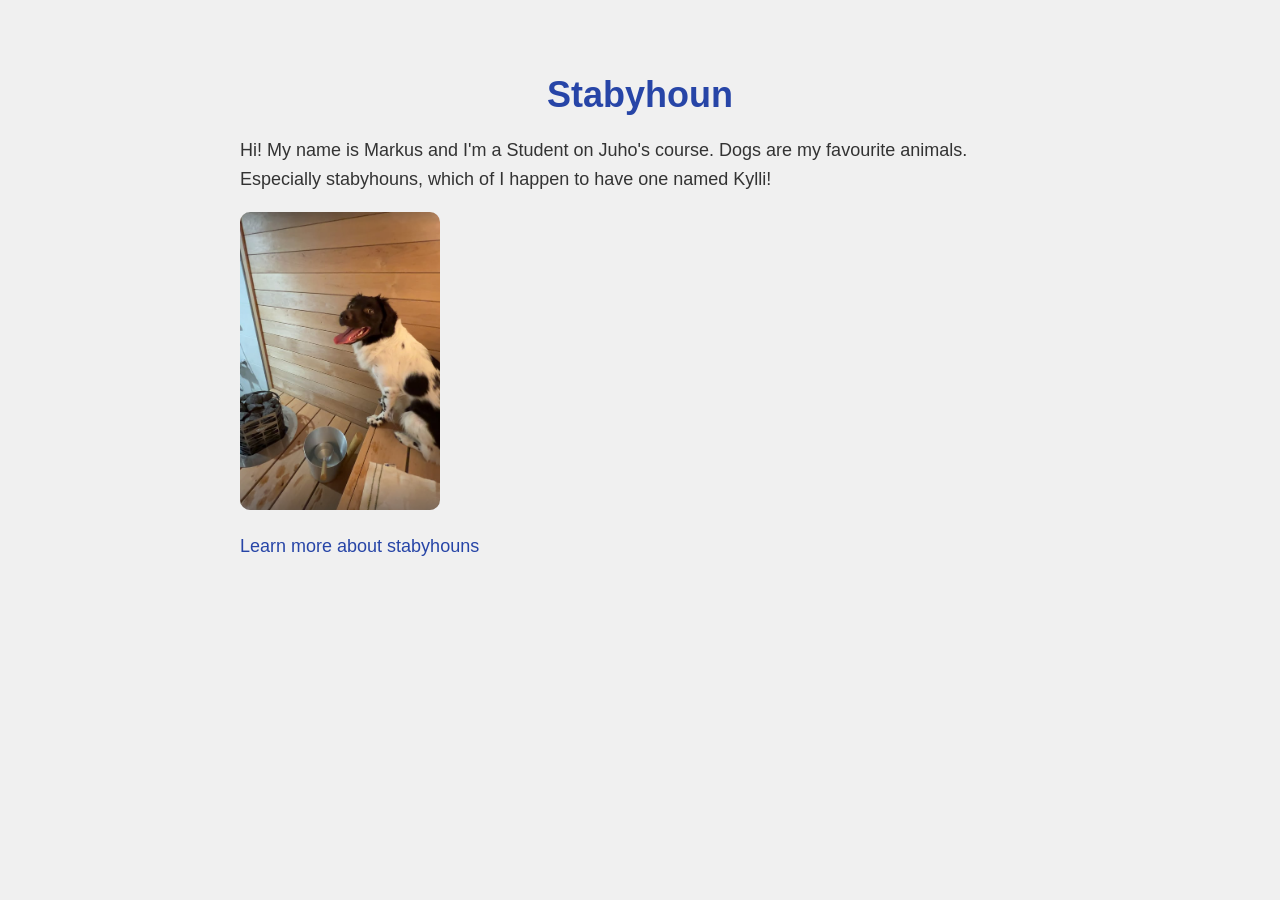
<file: Workshop1/index.html>
<!DOCTYPE html>
<html lang="en">
<head>
    <meta charset="UTF-8">
    <meta name="viewport" content="width=device-width, initial-scale=1.0">
    <title>My Favourite Animal</title>

   <link rel="stylesheet" href="styles.css">

</head>

<body>
    <h1>Stabyhoun</h1>

    <p>
        Hi! My name is Markus and I'm a Student on Juho's course.
        Dogs are my favourite animals. Especially stabyhouns, which of I happen to have one named Kylli!
    </p>

    <img src="img/kylli.png" alt="Kylli in the sauna" >

    <p>
        <a href="https://en.wikipedia.org/wiki/Stabyhoun" target="_blank">
            Learn more about stabyhouns
        </a>
    </p>

</body>
</html>
</file>
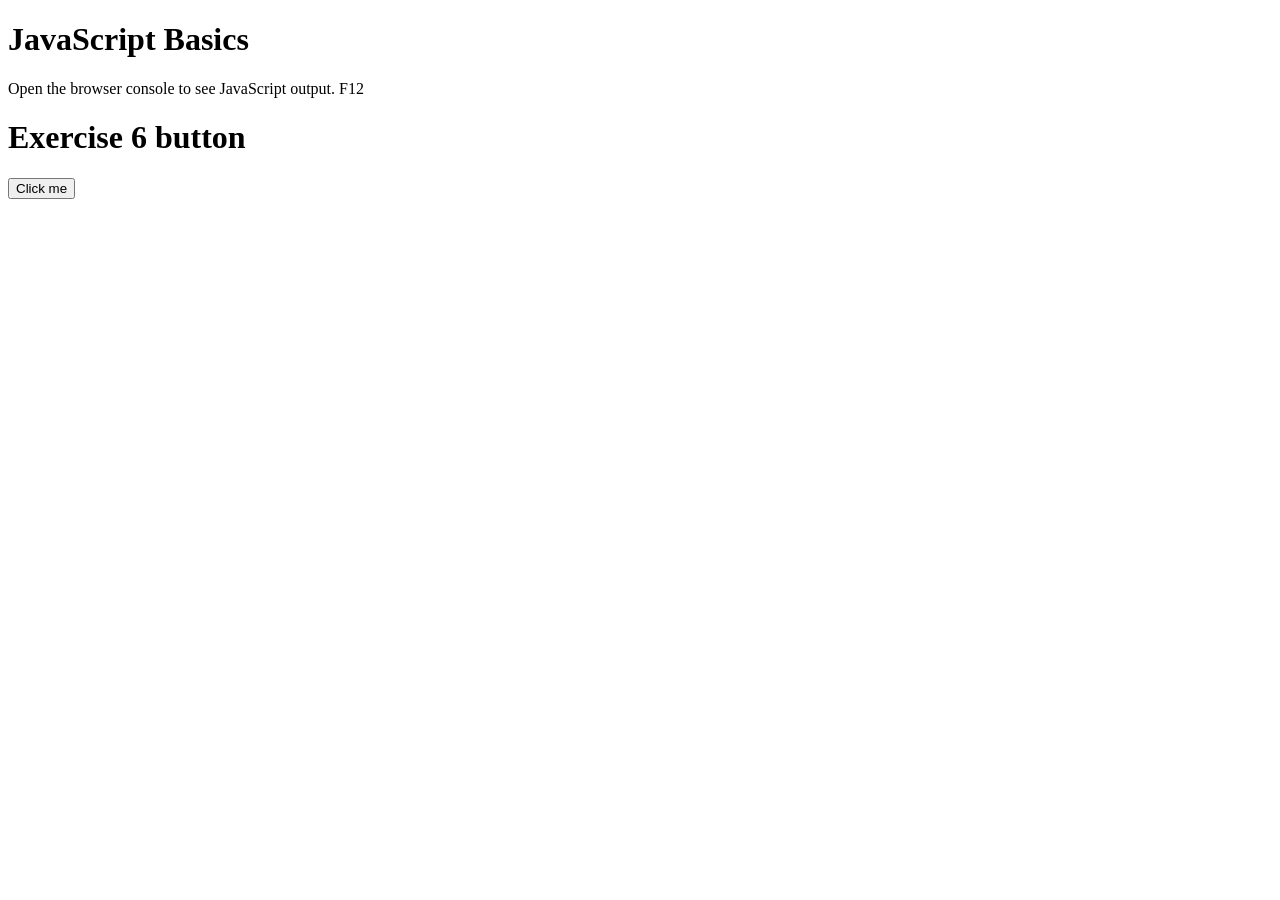
<file: WS02_JavaScript_Basics/index.html>
<!DOCTYPE html>
<html lang="en">
<head>
    <meta charset="UTF-8">
    <meta name="viewport" content="width=device-width, initial-scale=1.0">
    <title>JavaScript Basics</title>
</head>

<body>

    <h1>JavaScript Basics</h1>
    <p>Open the browser console to see JavaScript output. F12</p>

    <h1>Exercise 6 button</h1>
    <button id="Button1">Click me</button>

    <!--Link to JavaScript file-->
    <script src="js/script.js"></script>
    
</body>
</html>
</file>
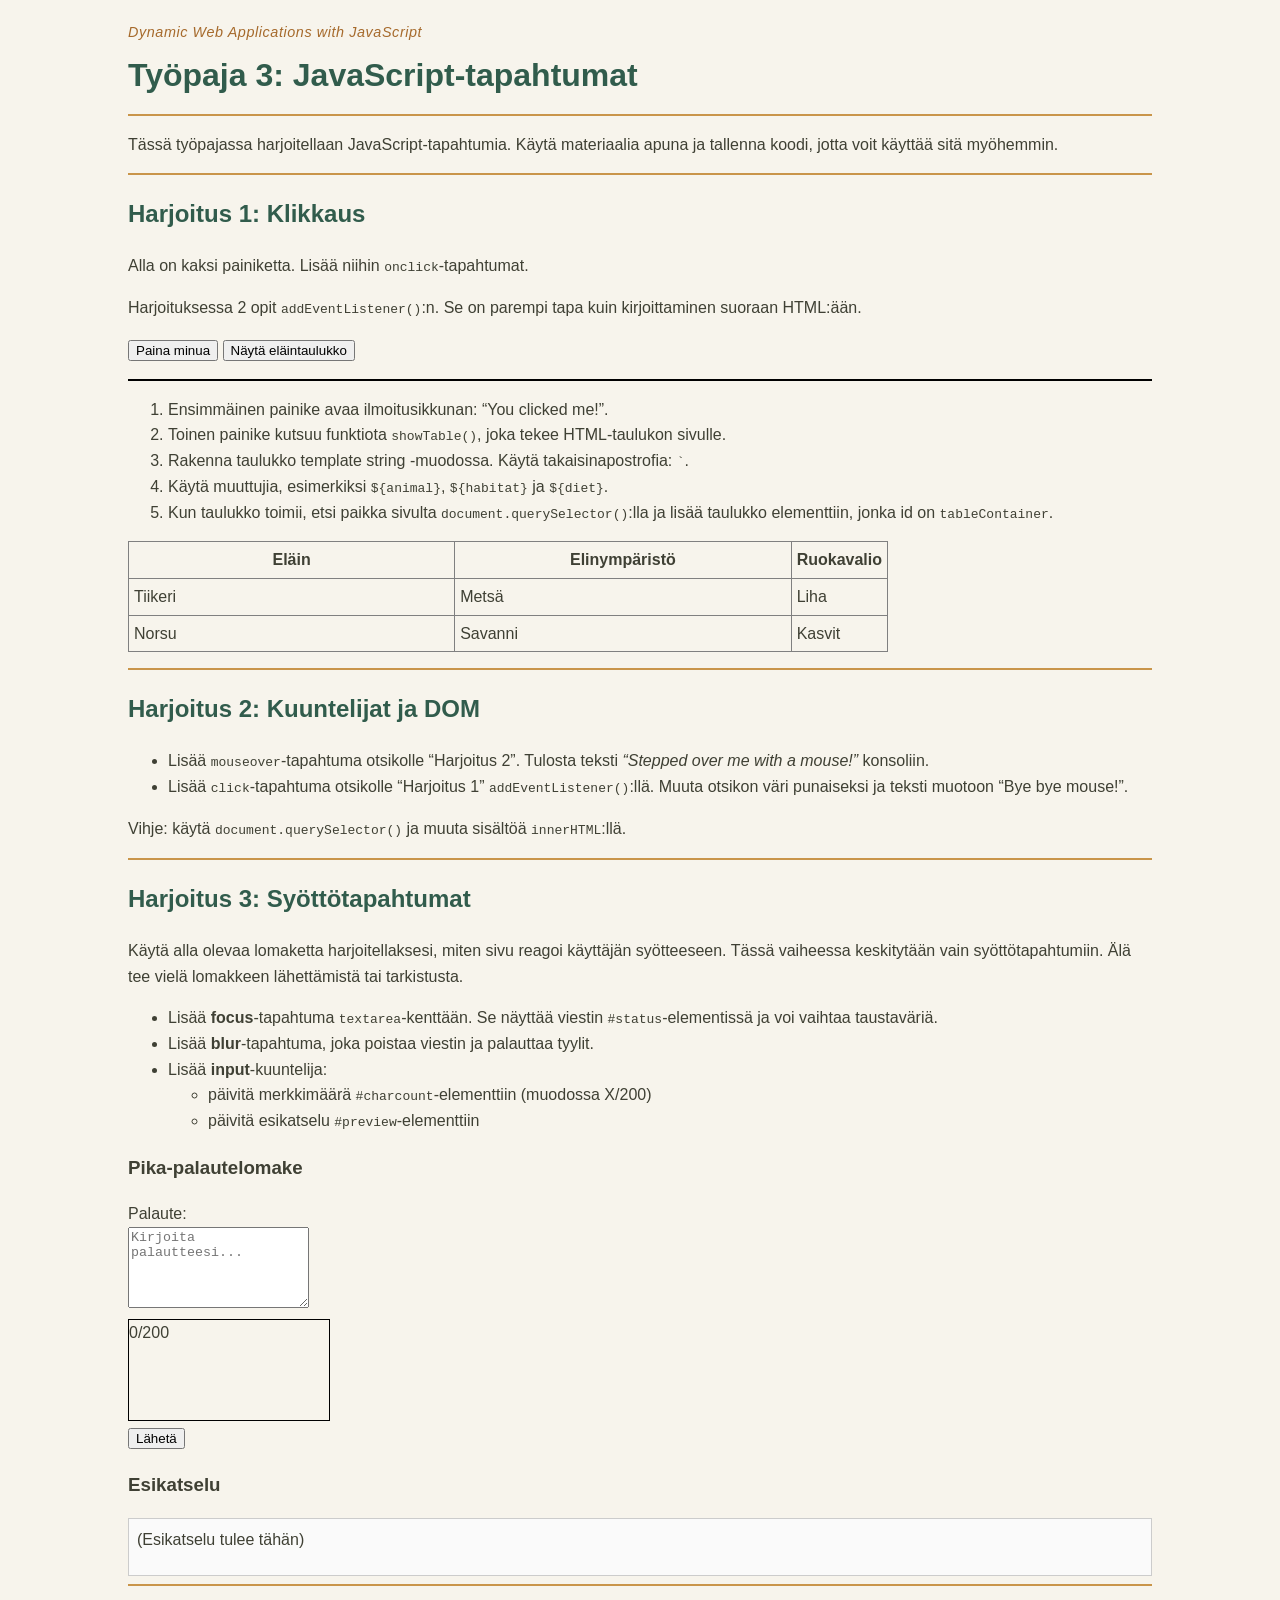
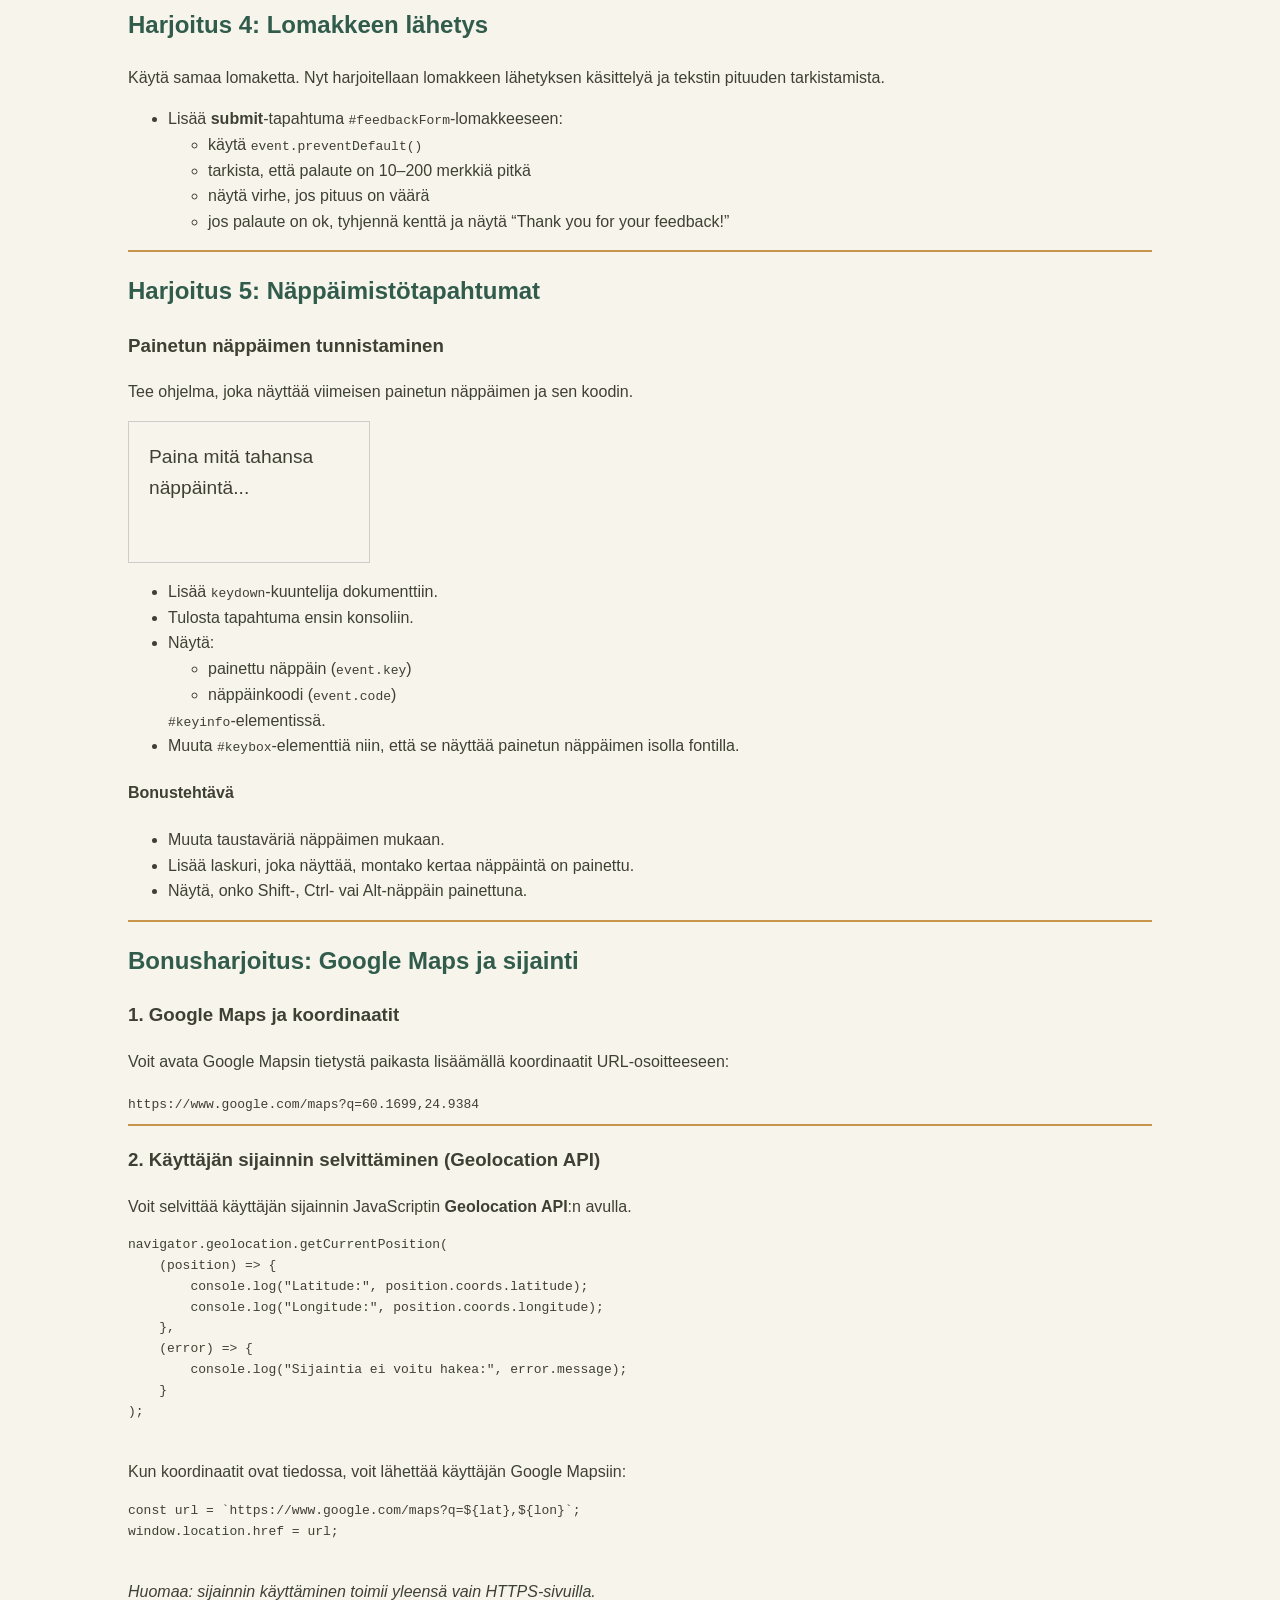
<file: WS03_JS_events/Workshop03-Fin.html>
<!DOCTYPE html>
<html lang="fi">
<head>
    <meta charset="utf-8">
    <title>Työpaja 3</title>
    <link rel="stylesheet" href="css/styles.css">
    <script src="js/script.js" defer></script>
</head>

<body class="ws3">
    <h1>Työpaja 3: JavaScript-tapahtumat</h1>
    <hr>
    <p>
        Tässä työpajassa harjoitellaan JavaScript-tapahtumia.
        Käytä materiaalia apuna ja tallenna koodi, jotta voit käyttää sitä myöhemmin.
    </p>
    <hr>

    <!-- Harjoitus 1 -->
    <h2>Harjoitus 1: Klikkaus</h2>
    <p>Alla on kaksi painiketta. Lisää niihin <code>onclick</code>-tapahtumat.</p>
    <p>Harjoituksessa 2 opit <code>addEventListener()</code>:n. Se on parempi tapa kuin kirjoittaminen suoraan HTML:ään.</p>

    <p>
        <button>Paina minua</button>
        <button>Näytä eläintaulukko</button>
    </p>

    <div id="tableContainer"></div>

    <ol>
        <li>Ensimmäinen painike avaa ilmoitusikkunan: “You clicked me!”.</li>
        <li>Toinen painike kutsuu funktiota <code>showTable()</code>, joka tekee HTML-taulukon sivulle.</li>
        <li>Rakenna taulukko template string -muodossa. Käytä takaisinapostrofia: <code>`</code>.</li>
        <li>Käytä muuttujia, esimerkiksi <code>${animal}</code>, <code>${habitat}</code> ja <code>${diet}</code>.</li>
        <li>Kun taulukko toimii, etsi paikka sivulta <code>document.querySelector()</code>:lla ja lisää taulukko elementtiin, jonka id on <code>tableContainer</code>.</li>
    </ol>

    <table id="example" class="display">
        <thead>
            <tr>
                <th>Eläin</th>
                <th>Elinympäristö</th>
                <th>Ruokavalio</th>
            </tr>
        </thead>
        <tbody>
            <tr>
                <td>Tiikeri</td>
                <td>Metsä</td>
                <td>Liha</td>
            </tr>
            <tr>
                <td>Norsu</td>
                <td>Savanni</td>
                <td>Kasvit</td>
            </tr>
        </tbody>
    </table>

    <hr>

    <!-- Harjoitus 2 -->
    <h2>Harjoitus 2: Kuuntelijat ja DOM</h2>
    <ul>
        <li>Lisää <code>mouseover</code>-tapahtuma otsikolle “Harjoitus 2”. Tulosta teksti <em>“Stepped over me with a mouse!”</em> konsoliin.</li>
        <li>Lisää <code>click</code>-tapahtuma otsikolle “Harjoitus 1” <code>addEventListener()</code>:llä. Muuta otsikon väri punaiseksi ja teksti muotoon “Bye bye mouse!”.</li>
    </ul>
    <p>Vihje: käytä <code>document.querySelector()</code> ja muuta sisältöä <code>innerHTML</code>:llä.</p>

    <hr>

    <!-- Harjoitus 3 -->
    <h2>Harjoitus 3: Syöttötapahtumat</h2>
    <p>
        Käytä alla olevaa lomaketta harjoitellaksesi, miten sivu reagoi käyttäjän syötteeseen.
        Tässä vaiheessa keskitytään vain syöttötapahtumiin. Älä tee vielä lomakkeen lähettämistä tai tarkistusta.
    </p>

    <ul>
        <li>Lisää <strong>focus</strong>-tapahtuma <code>textarea</code>-kenttään. Se näyttää viestin <code>#status</code>-elementissä ja voi vaihtaa taustaväriä.</li>
        <li>Lisää <strong>blur</strong>-tapahtuma, joka poistaa viestin ja palauttaa tyylit.</li>
        <li>Lisää <strong>input</strong>-kuuntelija:
            <ul>
                <li>päivitä merkkimäärä <code>#charcount</code>-elementtiin (muodossa X/200)</li>
                <li>päivitä esikatselu <code>#preview</code>-elementtiin</li>
            </ul>
        </li>
    </ul>

    <h3>Pika-palautelomake</h3>

    <form id="feedbackForm" novalidate>
        <label for="feedback">Palaute:</label><br>
        <textarea id="feedback" placeholder="Kirjoita palautteesi..." rows="5"></textarea><br>

        <div style="margin: 4px 0;">
            <span id="charcount">0/200</span>
            <span id="status" aria-live="polite" style="margin-left: 8px; color: #666;"></span>
        </div>

        <button id="sendBtn" type="submit">Lähetä</button>
    </form>

    <h3>Esikatselu</h3>
    <div id="preview" style="border: 1px solid #ccc; padding: 8px; min-height: 40px; background: #fafafa;">
        (Esikatselu tulee tähän)
    </div>

    <hr>

    <!-- Harjoitus 4 -->
    <h2>Harjoitus 4: Lomakkeen lähetys</h2>
    <p>
        Käytä samaa lomaketta. Nyt harjoitellaan lomakkeen lähetyksen käsittelyä ja tekstin pituuden tarkistamista.
    </p>

    <ul>
        <li>Lisää <strong>submit</strong>-tapahtuma <code>#feedbackForm</code>-lomakkeeseen:
            <ul>
                <li>käytä <code>event.preventDefault()</code></li>
                <li>tarkista, että palaute on 10–200 merkkiä pitkä</li>
                <li>näytä virhe, jos pituus on väärä</li>
                <li>jos palaute on ok, tyhjennä kenttä ja näytä “Thank you for your feedback!”</li>
            </ul>
        </li>
    </ul>

    <hr>

    <!-- Harjoitus 5 -->
    <h2>Harjoitus 5: Näppäimistötapahtumat</h2>

    <h3>Painetun näppäimen tunnistaminen</h3>

    <p>
        Tee ohjelma, joka näyttää viimeisen painetun näppäimen ja sen koodin.
    </p>

    <div id="keybox" style="padding: 20px; border: 1px solid #ccc; font-size: 1.2em;">
        Paina mitä tahansa näppäintä...
    </div>

    <p id="keyinfo"></p>

    <ul>
        <li>Lisää <code>keydown</code>-kuuntelija dokumenttiin.</li>
        <li>Tulosta tapahtuma ensin konsoliin.</li>
        <li>Näytä:
            <ul>
                <li>painettu näppäin (<code>event.key</code>)</li>
                <li>näppäinkoodi (<code>event.code</code>)</li>
            </ul>
            <code>#keyinfo</code>-elementissä.
        </li>
        <li>
            Muuta <code>#keybox</code>-elementtiä niin, että se näyttää painetun näppäimen isolla fontilla.
        </li>
    </ul>

    <h4>Bonustehtävä</h4>
    <ul>
        <li>Muuta taustaväriä näppäimen mukaan.</li>
        <li>Lisää laskuri, joka näyttää, montako kertaa näppäintä on painettu.</li>
        <li>Näytä, onko Shift-, Ctrl- vai Alt-näppäin painettuna.</li>
    </ul>

    <hr>

    <!-- Bonusharjoitus -->
    <h2>Bonusharjoitus: Google Maps ja sijainti</h2>

    <h3>1. Google Maps ja koordinaatit</h3>
    <p>
        Voit avata Google Mapsin tietystä paikasta lisäämällä koordinaatit URL-osoitteeseen:
    </p>
    <code>https://www.google.com/maps?q=60.1699,24.9384</code>

    <hr>

    <h3>2. Käyttäjän sijainnin selvittäminen (Geolocation API)</h3>
    <p>
        Voit selvittää käyttäjän sijainnin JavaScriptin <strong>Geolocation API</strong>:n avulla.
    </p>

    <pre>
navigator.geolocation.getCurrentPosition(
    (position) => {
        console.log("Latitude:", position.coords.latitude);
        console.log("Longitude:", position.coords.longitude);
    },
    (error) => {
        console.log("Sijaintia ei voitu hakea:", error.message);
    }
);
    </pre>

    <p>Kun koordinaatit ovat tiedossa, voit lähettää käyttäjän Google Mapsiin:</p>

    <pre>
const url = `https://www.google.com/maps?q=${lat},${lon}`;
window.location.href = url;
    </pre>

    <p><em>Huomaa: sijainnin käyttäminen toimii yleensä vain HTTPS-sivuilla.</em></p>

</body>
</html>
</file>
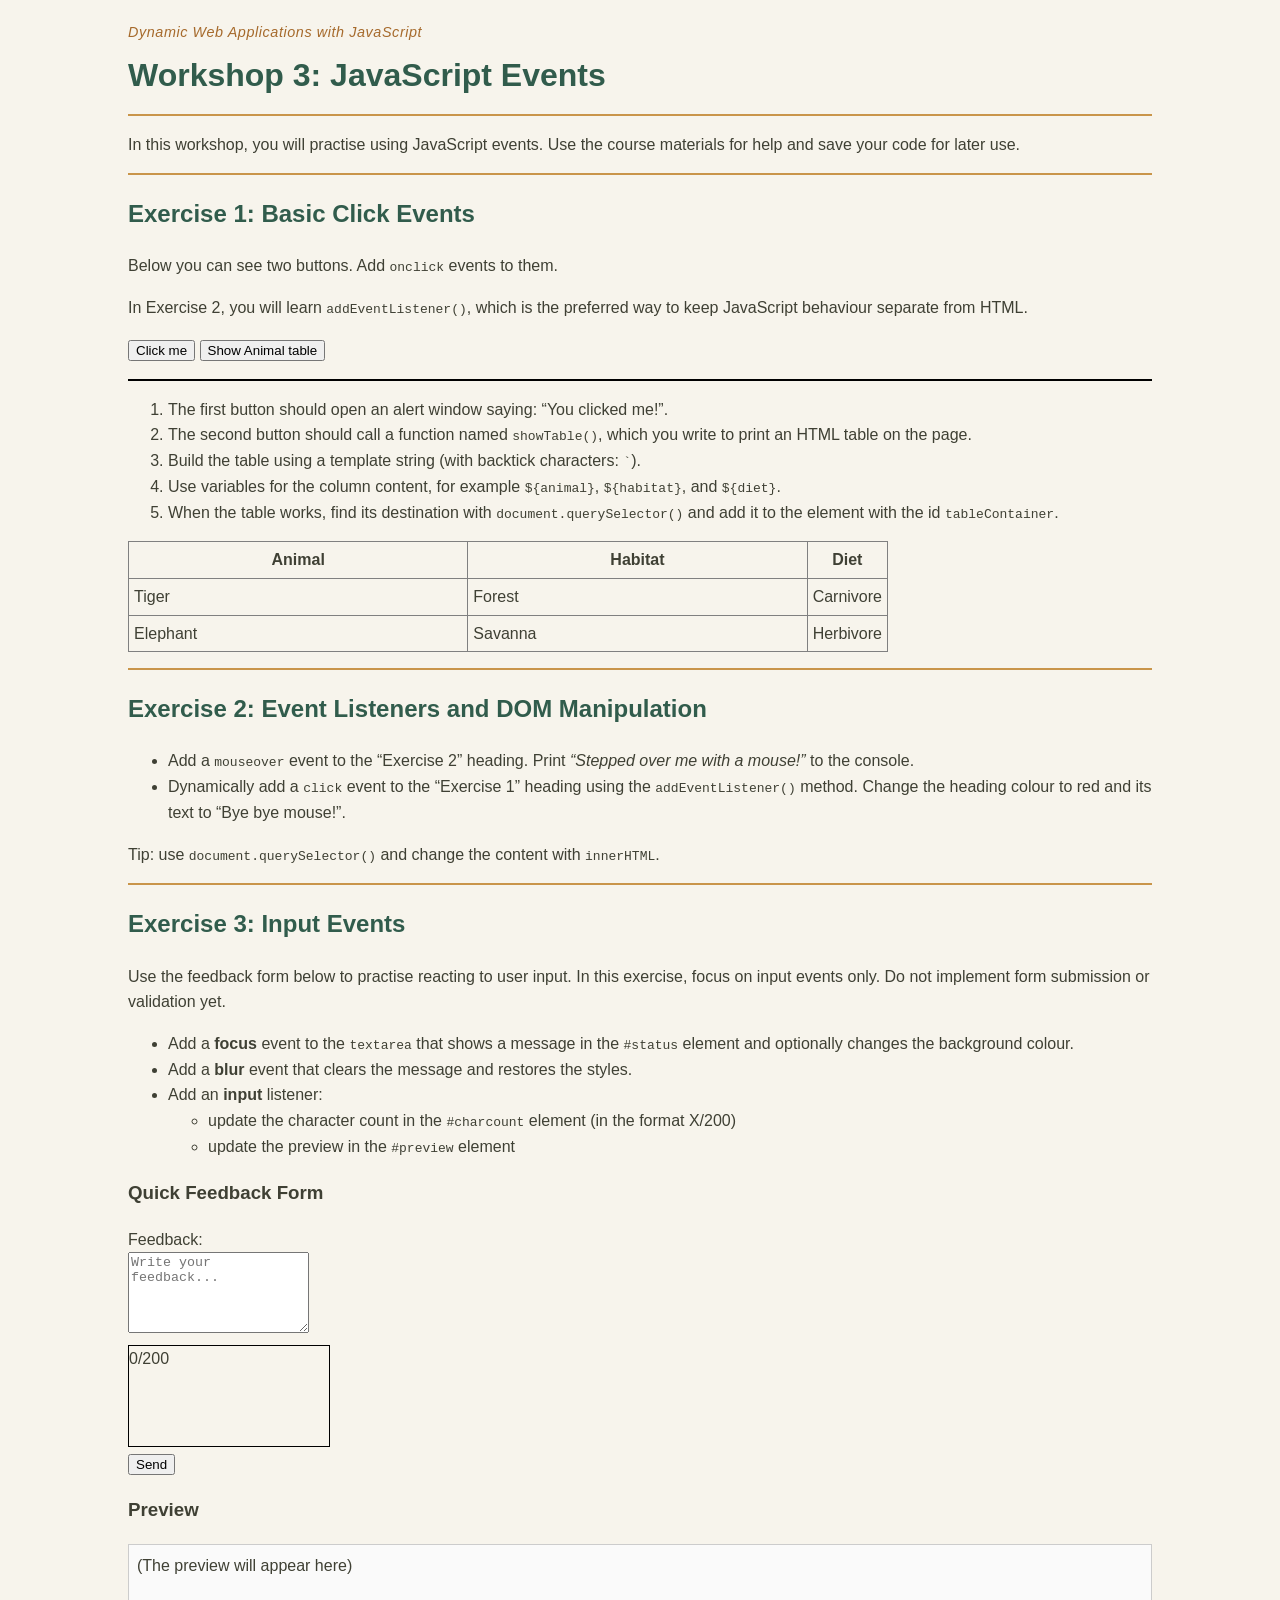
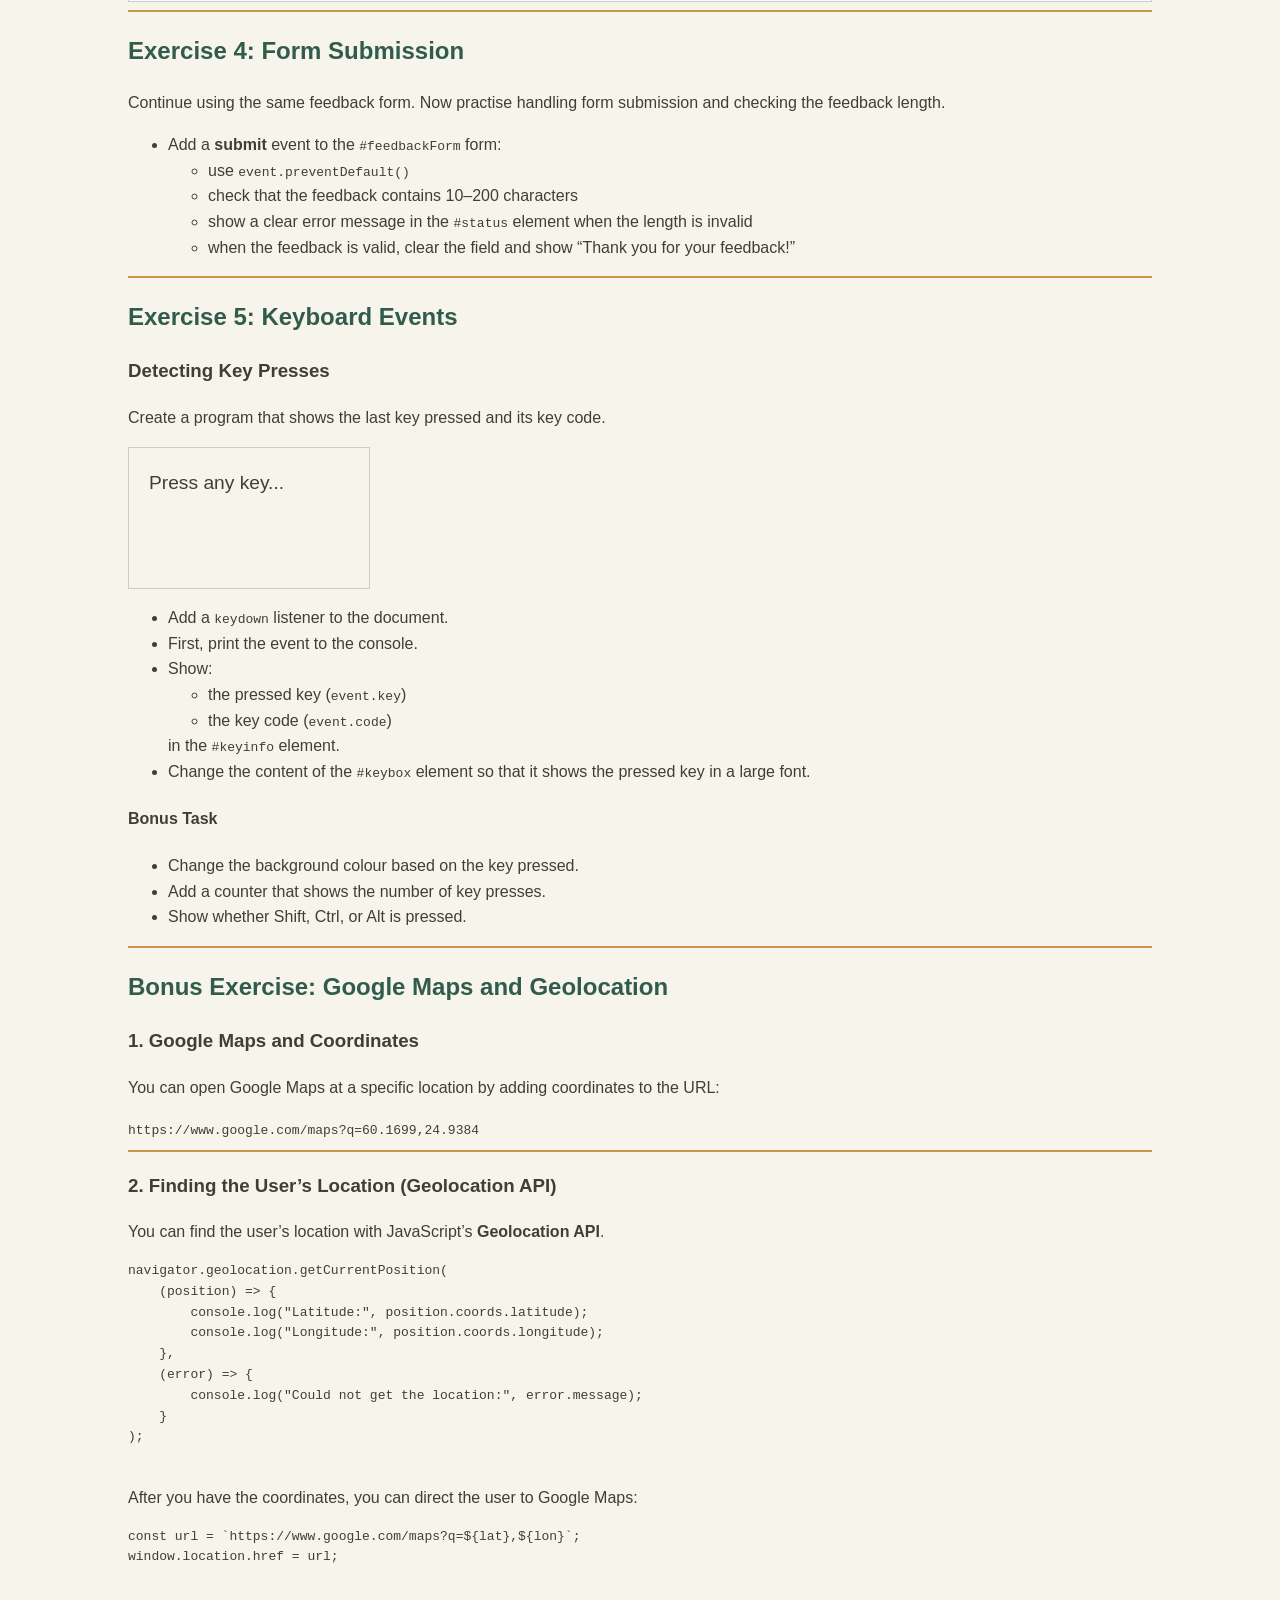
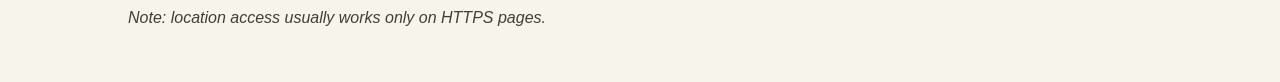
<file: WS03_JS_events/Workshop03.html>
<!DOCTYPE html>
<html lang="en">
<head>
    <meta charset="utf-8">
    <title>Workshop 3</title>
    <link rel="stylesheet" href="css/styles.css">
    <script src="js/script.js" defer></script>
</head>

<body class="ws3">
    <h1>Workshop 3: JavaScript Events</h1>
    <hr>
    <p>
        In this workshop, you will practise using JavaScript events.
        Use the course materials for help and save your code for later use.
    </p>
    <hr>

    <!-- Exercise 1 -->
    <h2>Exercise 1: Basic Click Events</h2>
    <p>Below you can see two buttons. Add <code>onclick</code> events to them.</p>
    <p>In Exercise 2, you will learn <code>addEventListener()</code>, which is the preferred way to keep JavaScript behaviour separate from HTML.</p>

    <p>
        <button onclick="alert('You clicked me!')">Click me</button>
        <button onclick="showTable()">Show Animal table</button>
    </p>

    <div id="tableContainer"></div>

    <ol>
        <li>The first button should open an alert window saying: “You clicked me!”.</li>
        <li>The second button should call a function named <code>showTable()</code>, which you write to print an HTML table on the page.</li>
        <li>Build the table using a template string (with backtick characters: <code>`</code>).</li>
        <li>Use variables for the column content, for example <code>${animal}</code>, <code>${habitat}</code>, and <code>${diet}</code>.</li>
        <li>When the table works, find its destination with <code>document.querySelector()</code> and add it to the element with the id <code>tableContainer</code>.</li>
    </ol>

    <table id="example" class="display">
        <thead>
            <tr>
                <th>Animal</th>
                <th>Habitat</th>
                <th>Diet</th>
            </tr>
        </thead>
        <tbody>
            <tr>
                <td>Tiger</td>
                <td>Forest</td>
                <td>Carnivore</td>
            </tr>
            <tr>
                <td>Elephant</td>
                <td>Savanna</td>
                <td>Herbivore</td>
            </tr>
        </tbody>
    </table>

    <hr>

    <!-- Exercise 2 -->
    <h2>Exercise 2: Event Listeners and DOM Manipulation</h2>
    <ul>
        <li>Add a <code>mouseover</code> event to the “Exercise 2” heading. Print <em>“Stepped over me with a mouse!”</em> to the console.</li>
        <li>Dynamically add a <code>click</code> event to the “Exercise 1” heading using the <code>addEventListener()</code> method. Change the heading colour to red and its text to “Bye bye mouse!”.</li>
    </ul>
    <p>Tip: use <code>document.querySelector()</code> and change the content with <code>innerHTML</code>.</p>

    <hr>

    <!-- Exercise 3 -->
    <h2>Exercise 3: Input Events</h2>
    <p>
        Use the feedback form below to practise reacting to user input.
        In this exercise, focus on input events only. Do not implement form submission or validation yet.
    </p>

    <ul>
        <li>Add a <strong>focus</strong> event to the <code>textarea</code> that shows a message in the <code>#status</code> element and optionally changes the background colour.</li>
        <li>Add a <strong>blur</strong> event that clears the message and restores the styles.</li>
        <li>Add an <strong>input</strong> listener:
            <ul>
                <li>update the character count in the <code>#charcount</code> element (in the format X/200)</li>
                <li>update the preview in the <code>#preview</code> element</li>
            </ul>
        </li>
    </ul>

    <h3>Quick Feedback Form</h3>

    <form id="feedbackForm" novalidate>
        <label for="feedback">Feedback:</label><br>
        <textarea id="feedback" placeholder="Write your feedback..." rows="5"></textarea><br>

        <div style="margin: 4px 0;">
            <span id="charcount">0/200</span>
            <span id="status" aria-live="polite" style="margin-left: 8px; color: #666;"></span>
        </div>

        <button id="sendBtn" type="submit">Send</button>
    </form>

    <h3>Preview</h3>
    <div id="preview" style="border: 1px solid #ccc; padding: 8px; min-height: 40px; background: #fafafa;">
        (The preview will appear here)
    </div>

    <hr>

    <!-- Exercise 4 -->
    <h2>Exercise 4: Form Submission</h2>
    <p>
        Continue using the same feedback form. Now practise handling form submission and checking the feedback length.
    </p>

    <ul>
        <li>Add a <strong>submit</strong> event to the <code>#feedbackForm</code> form:
            <ul>
                <li>use <code>event.preventDefault()</code></li>
                <li>check that the feedback contains 10–200 characters</li>
                <li>show a clear error message in the <code>#status</code> element when the length is invalid</li>
                <li>when the feedback is valid, clear the field and show “Thank you for your feedback!”</li>
            </ul>
        </li>
    </ul>

    <hr>

    <!-- Exercise 5 -->
    <h2>Exercise 5: Keyboard Events</h2>

    <h3>Detecting Key Presses</h3>

    <p>
        Create a program that shows the last key pressed and its key code.
    </p>

    <div id="keybox" style="padding: 20px; border: 1px solid #ccc; font-size: 1.2em;">
        Press any key...
    </div>

    <p id="keyinfo"></p>

    <ul>
        <li>Add a <code>keydown</code> listener to the document.</li>
        <li>First, print the event to the console.</li>
        <li>Show:
            <ul>
                <li>the pressed key (<code>event.key</code>)</li>
                <li>the key code (<code>event.code</code>)</li>
            </ul>
            in the <code>#keyinfo</code> element.
        </li>
        <li>
            Change the content of the <code>#keybox</code> element so that it shows the pressed key in a large font.
        </li>
    </ul>

    <h4>Bonus Task</h4>
    <ul>
        <li>Change the background colour based on the key pressed.</li>
        <li>Add a counter that shows the number of key presses.</li>
        <li>Show whether Shift, Ctrl, or Alt is pressed.</li>
    </ul>

    <hr>

    <!-- Bonus Exercise -->
    <h2>Bonus Exercise: Google Maps and Geolocation</h2>

    <h3>1. Google Maps and Coordinates</h3>
    <p>
        You can open Google Maps at a specific location by adding coordinates to the URL:
    </p>
    <code>https://www.google.com/maps?q=60.1699,24.9384</code>

    <hr>

    <h3>2. Finding the User’s Location (Geolocation API)</h3>
    <p>
        You can find the user’s location with JavaScript’s <strong>Geolocation API</strong>.
    </p>

    <pre>
navigator.geolocation.getCurrentPosition(
    (position) => {
        console.log("Latitude:", position.coords.latitude);
        console.log("Longitude:", position.coords.longitude);
    },
    (error) => {
        console.log("Could not get the location:", error.message);
    }
);
    </pre>

    <p>After you have the coordinates, you can direct the user to Google Maps:</p>

    <pre>
const url = `https://www.google.com/maps?q=${lat},${lon}`;
window.location.href = url;
    </pre>

    <p><em>Note: location access usually works only on HTTPS pages.</em></p>

</body>
</html>
</file>
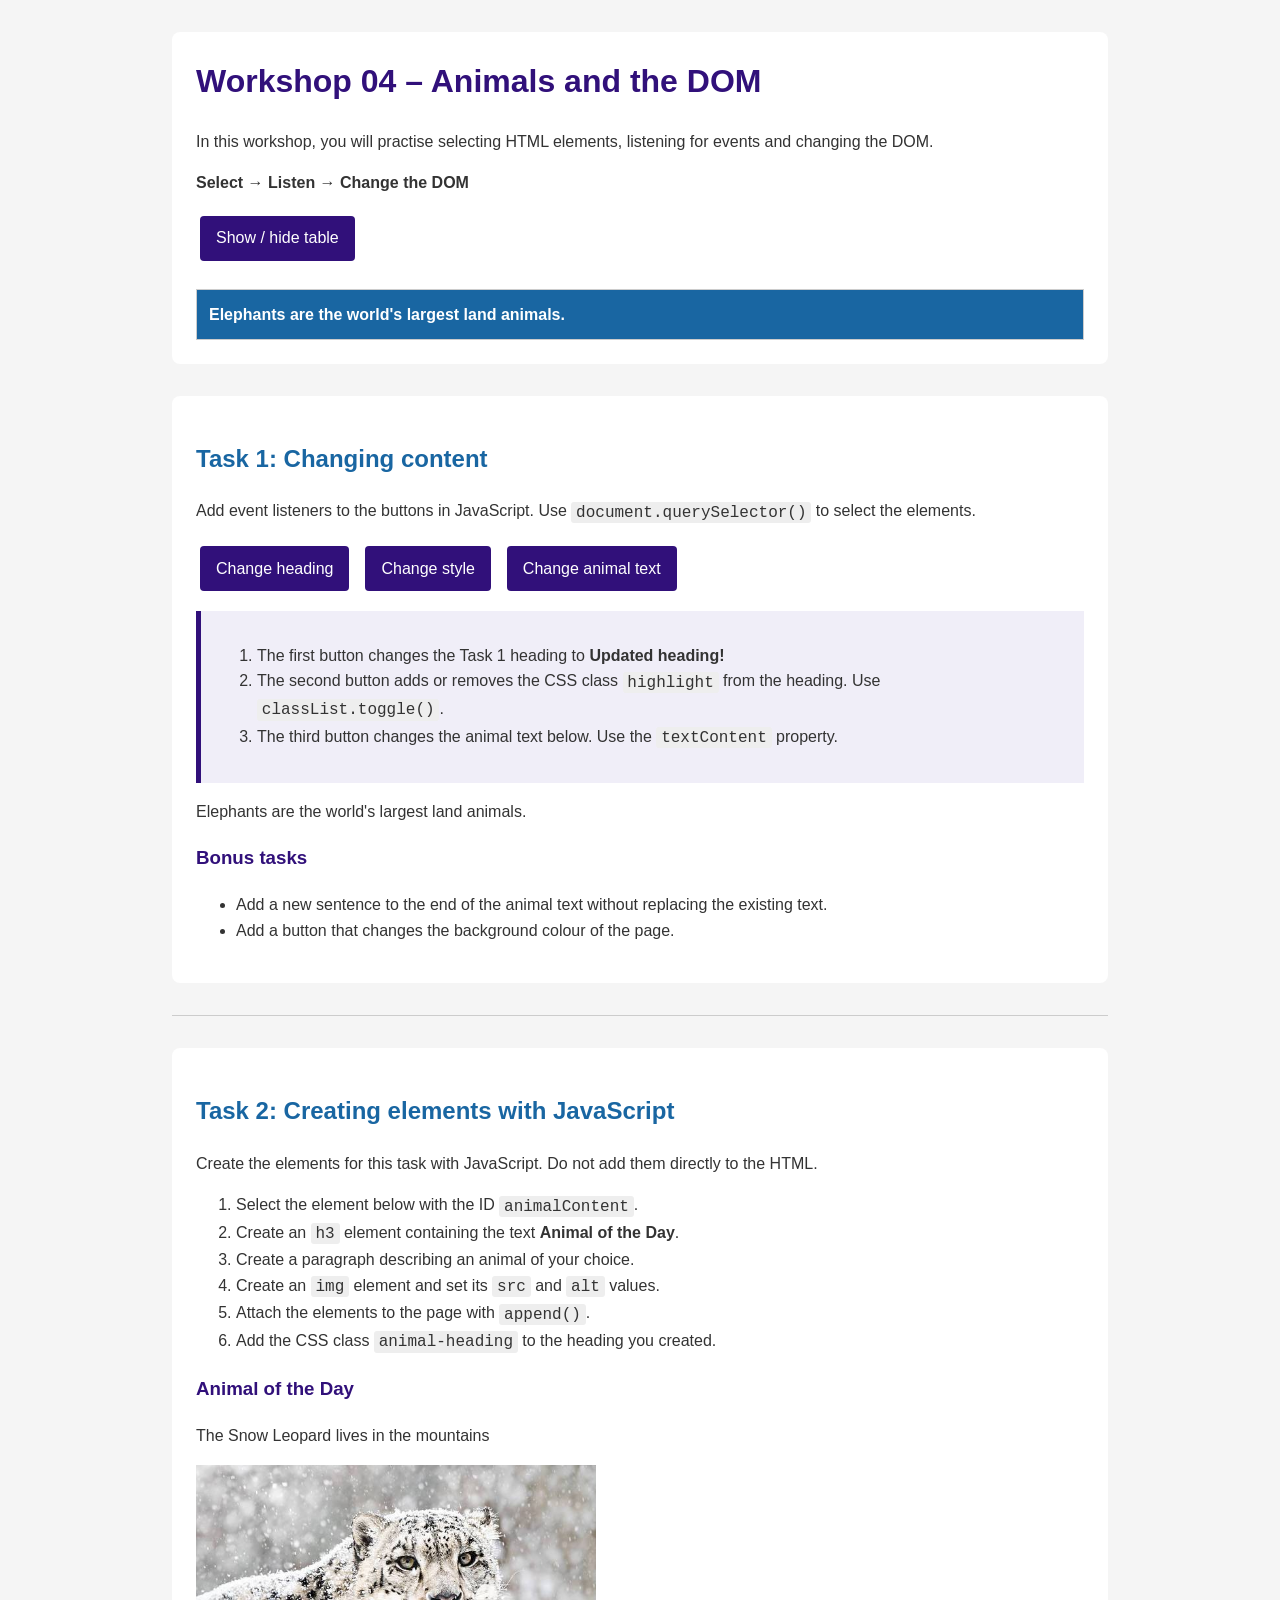
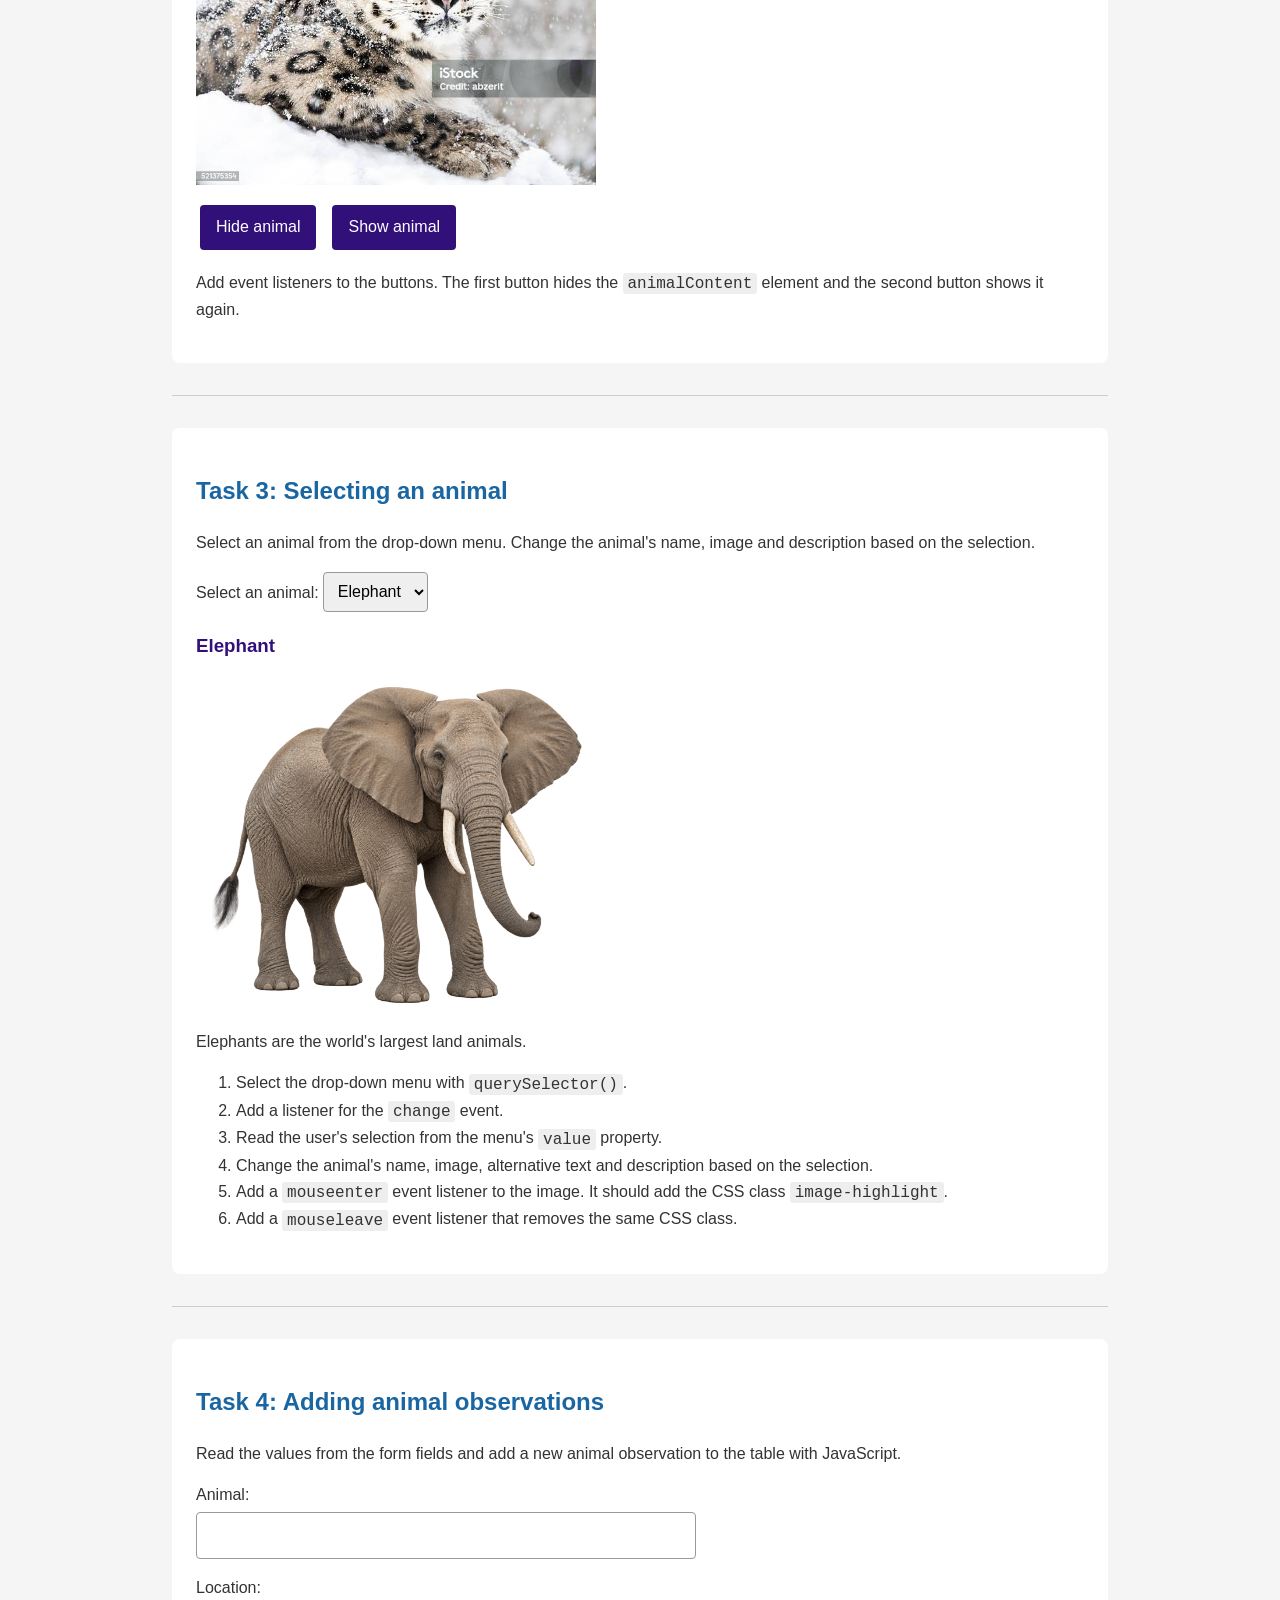
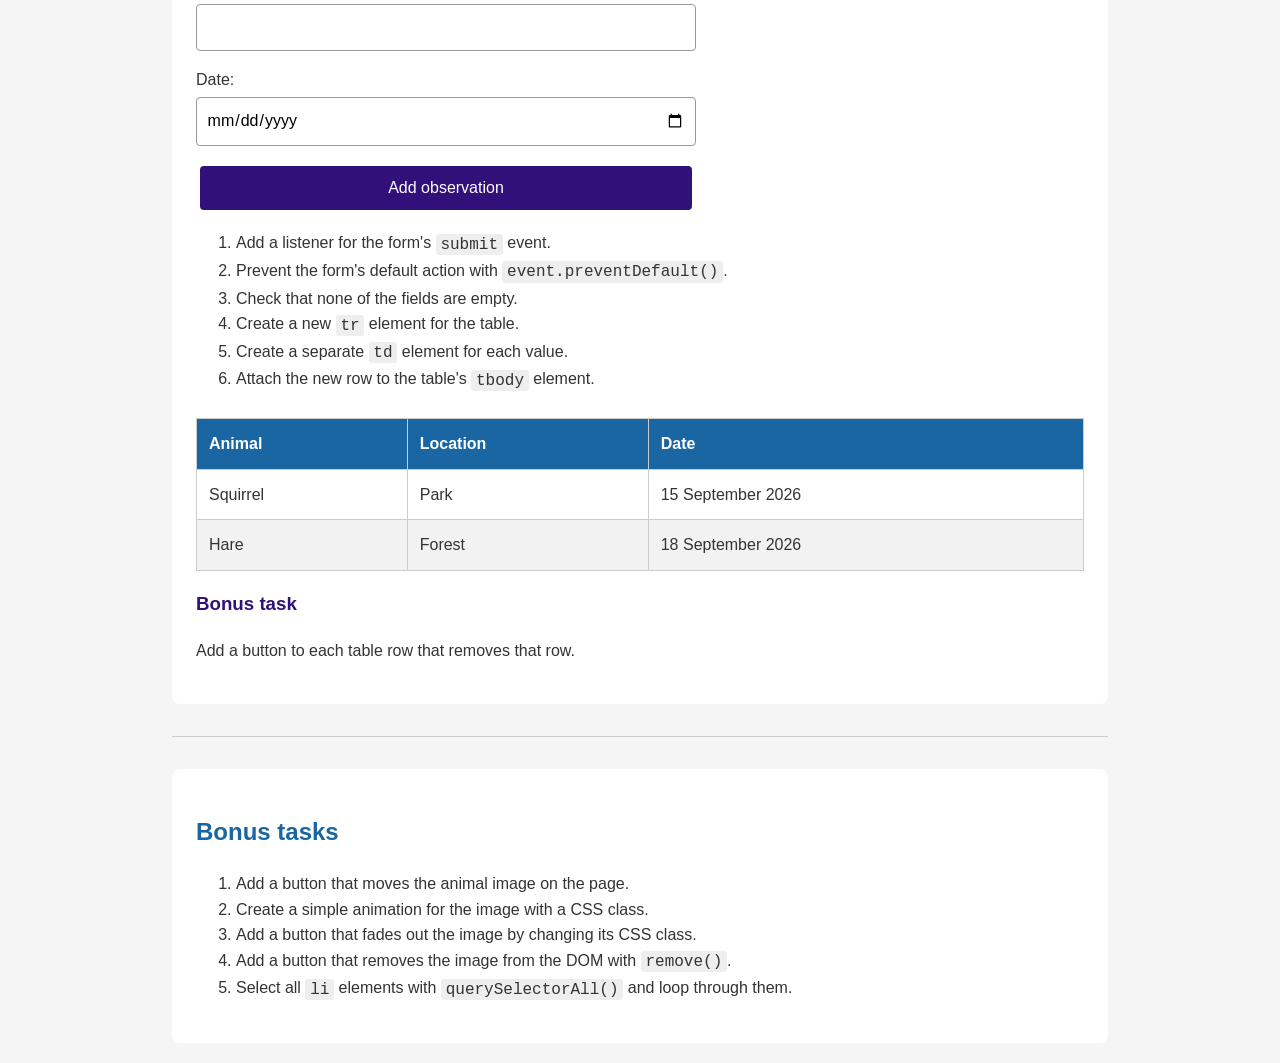
<file: WS04_DOM/workshop4-EN.html>
<!DOCTYPE html>
<html lang="en">

<head>
    <meta charset="UTF-8">
    <meta name="viewport" content="width=device-width, initial-scale=1.0">

    <title>Workshop 04 – DOM Scripting</title>

    <link rel="stylesheet" href="css/styles.css">
    <script src="js/script.js" defer></script>
</head>

<body>
    <header>
        <h1 id="mainHeading">Workshop 04 – Animals and the DOM</h1>

        <p>
            In this workshop, you will practise selecting HTML elements,
            listening for events and changing the DOM.
        </p>

        <p>
            <strong>Select → Listen → Change the DOM</strong>
        </p>

        <button id="animalButton">Show / hide table</button>

<table id="animalTable">
     <thead>
        <tr>
            <th>Elephants are the world's
                largest land animals.</th>
          
        </tr>
    </thead>

     
</table>


    </header>

    <main>
        <!-- TASK 1 -->
        <section>
            <h2 id="taskOneHeading">Task 1: Changing content</h2>

            <p>
                Add event listeners to the buttons in JavaScript.
                Use <code>document.querySelector()</code> to select the elements.
            </p>

            <div class="buttons">
                <button id="changeHeadingButton">
                    Change heading
                </button>

                <button id="changeStyleButton">
                    Change style
                </button>

                <button id="changeTextButton">
                    Change animal text
                </button>
            </div>

            <div class="instructions">
                <ol>
                    <li>
                        The first button changes the Task 1 heading to
                        <strong>Updated heading!</strong>
                    </li>

                    <li>
                        The second button adds or removes the CSS class
                        <code>highlight</code> from the heading.
                        Use <code>classList.toggle()</code>.
                    </li>

                    <li>
                        The third button changes the animal text below.
                        Use the <code>textContent</code> property.
                    </li>
                </ol>
            </div>

            <p id="animalText">
                Elephants are the world's largest land animals.
            </p>

            <h3>Bonus tasks</h3>

            <ul>
                <li>
                    Add a new sentence to the end of the animal text without
                    replacing the existing text.
                </li>

                <li>
                    Add a button that changes the background colour of the page.
                </li>
            </ul>
        </section>

        <hr>

        <!-- TASK 2 -->
        <section>
            <h2>Task 2: Creating elements with JavaScript</h2>

            <p>
                Create the elements for this task with JavaScript. Do not add
                them directly to the HTML.
            </p>

            <ol>
                <li>
                    Select the element below with the ID
                    <code>animalContent</code>.
                </li>

                <li>
                    Create an <code>h3</code> element containing the text
                    <strong>Animal of the Day</strong>.
                </li>

                <li>
                    Create a paragraph describing an animal of your choice.
                </li>

                <li>
                    Create an <code>img</code> element and set its
                    <code>src</code> and <code>alt</code> values.
                </li>

                <li>
                    Attach the elements to the page with
                    <code>append()</code>.
                </li>

                <li>
                    Add the CSS class <code>animal-heading</code> to the
                    heading you created.
                </li>
            </ol>

            <div id="animalContent"></div>

            <div class="buttons">
                <button id="hideAnimalButton">
                    Hide animal
                </button>

                <button id="showAnimalButton">
                    Show animal
                </button>
            </div>

            <p>
                Add event listeners to the buttons. The first button hides the
                <code>animalContent</code> element and the second button shows
                it again.
            </p>
        </section>

        <hr>

        <!-- TASK 3 -->
        <section>
            <h2>Task 3: Selecting an animal</h2>

            <p>
                Select an animal from the drop-down menu. Change the animal's
                name, image and description based on the selection.
            </p>

            <label for="animalSelect">Select an animal:</label>

            <select id="animalSelect">
                <option value="elephant">Elephant</option>
                <option value="tiger">Tiger</option>
                <option value="penguin">Penguin</option>
                <option value="panda">Panda</option>
            </select>

            <article id="selectedAnimal">
                <h3 id="animalName">Elephant</h3>

                <img
                    id="animalImage"
                    src="images/elephant.png"
                    alt="Elephant"
                >

                <p id="animalDescription">
                    Elephants are the world's largest land animals.
                </p>
            </article>

            <ol>
                <li>
                    Select the drop-down menu with
                    <code>querySelector()</code>.
                </li>

                <li>
                    Add a listener for the <code>change</code> event.
                </li>

                <li>
                    Read the user's selection from the menu's
                    <code>value</code> property.
                </li>

                <li>
                    Change the animal's name, image, alternative text and
                    description based on the selection.
                </li>

                <li>
                    Add a <code>mouseenter</code> event listener to the image.
                    It should add the CSS class <code>image-highlight</code>.
                </li>

                <li>
                    Add a <code>mouseleave</code> event listener that removes
                    the same CSS class.
                </li>
            </ol>
        </section>

        <hr>

        <!-- TASK 4 -->
        <section>
            <h2>Task 4: Adding animal observations</h2>

            <p>
                Read the values from the form fields and add a new animal
                observation to the table with JavaScript.
            </p>

            <form id="animalForm">
                <div>
                    <label for="observationAnimal">Animal:</label>

                    <input
                        type="text"
                        id="observationAnimal"
                        name="observationAnimal"
                    >
                </div>

                <div>
                    <label for="observationLocation">Location:</label>

                    <input
                        type="text"
                        id="observationLocation"
                        name="observationLocation"
                    >
                </div>

                <div>
                    <label for="observationDate">Date:</label>

                    <input
                        type="date"
                        id="observationDate"
                        name="observationDate"
                    >
                </div>

                <button type="submit">
                    Add observation
                </button>
            </form>

            <ol>
                <li>
                    Add a listener for the form's <code>submit</code> event.
                </li>

                <li>
                    Prevent the form's default action with
                    <code>event.preventDefault()</code>.
                </li>

                <li>
                    Check that none of the fields are empty.
                </li>

                <li>
                    Create a new <code>tr</code> element for the table.
                </li>

                <li>
                    Create a separate <code>td</code> element for each value.
                </li>

                <li>
                    Attach the new row to the table's <code>tbody</code> element.
                </li>
            </ol>

            <table id="observationTable">
                <thead>
                    <tr>
                        <th>Animal</th>
                        <th>Location</th>
                        <th>Date</th>
                    </tr>
                </thead>

                <tbody id="observationTableBody">
                    <tr>
                        <td>Squirrel</td>
                        <td>Park</td>
                        <td>15 September 2026</td>
                    </tr>

                    <tr>
                        <td>Hare</td>
                        <td>Forest</td>
                        <td>18 September 2026</td>
                    </tr>
                </tbody>
            </table>

            <h3>Bonus task</h3>

            <p>
                Add a button to each table row that removes that row.
            </p>
        </section>

        <hr>

        <!-- BONUS TASKS -->
        <section>
            <h2>Bonus tasks</h2>

            <ol>
                <li>
                    Add a button that moves the animal image on the page.
                </li>

                <li>
                    Create a simple animation for the image with a CSS class.
                </li>

                <li>
                    Add a button that fades out the image by changing its
                    CSS class.
                </li>

                <li>
                    Add a button that removes the image from the DOM with
                    <code>remove()</code>.
                </li>

                <li>
                    Select all <code>li</code> elements with
                    <code>querySelectorAll()</code> and loop through them.
                </li>
            </ol>
        </section>
    </main>
</body>

</html>
</file>
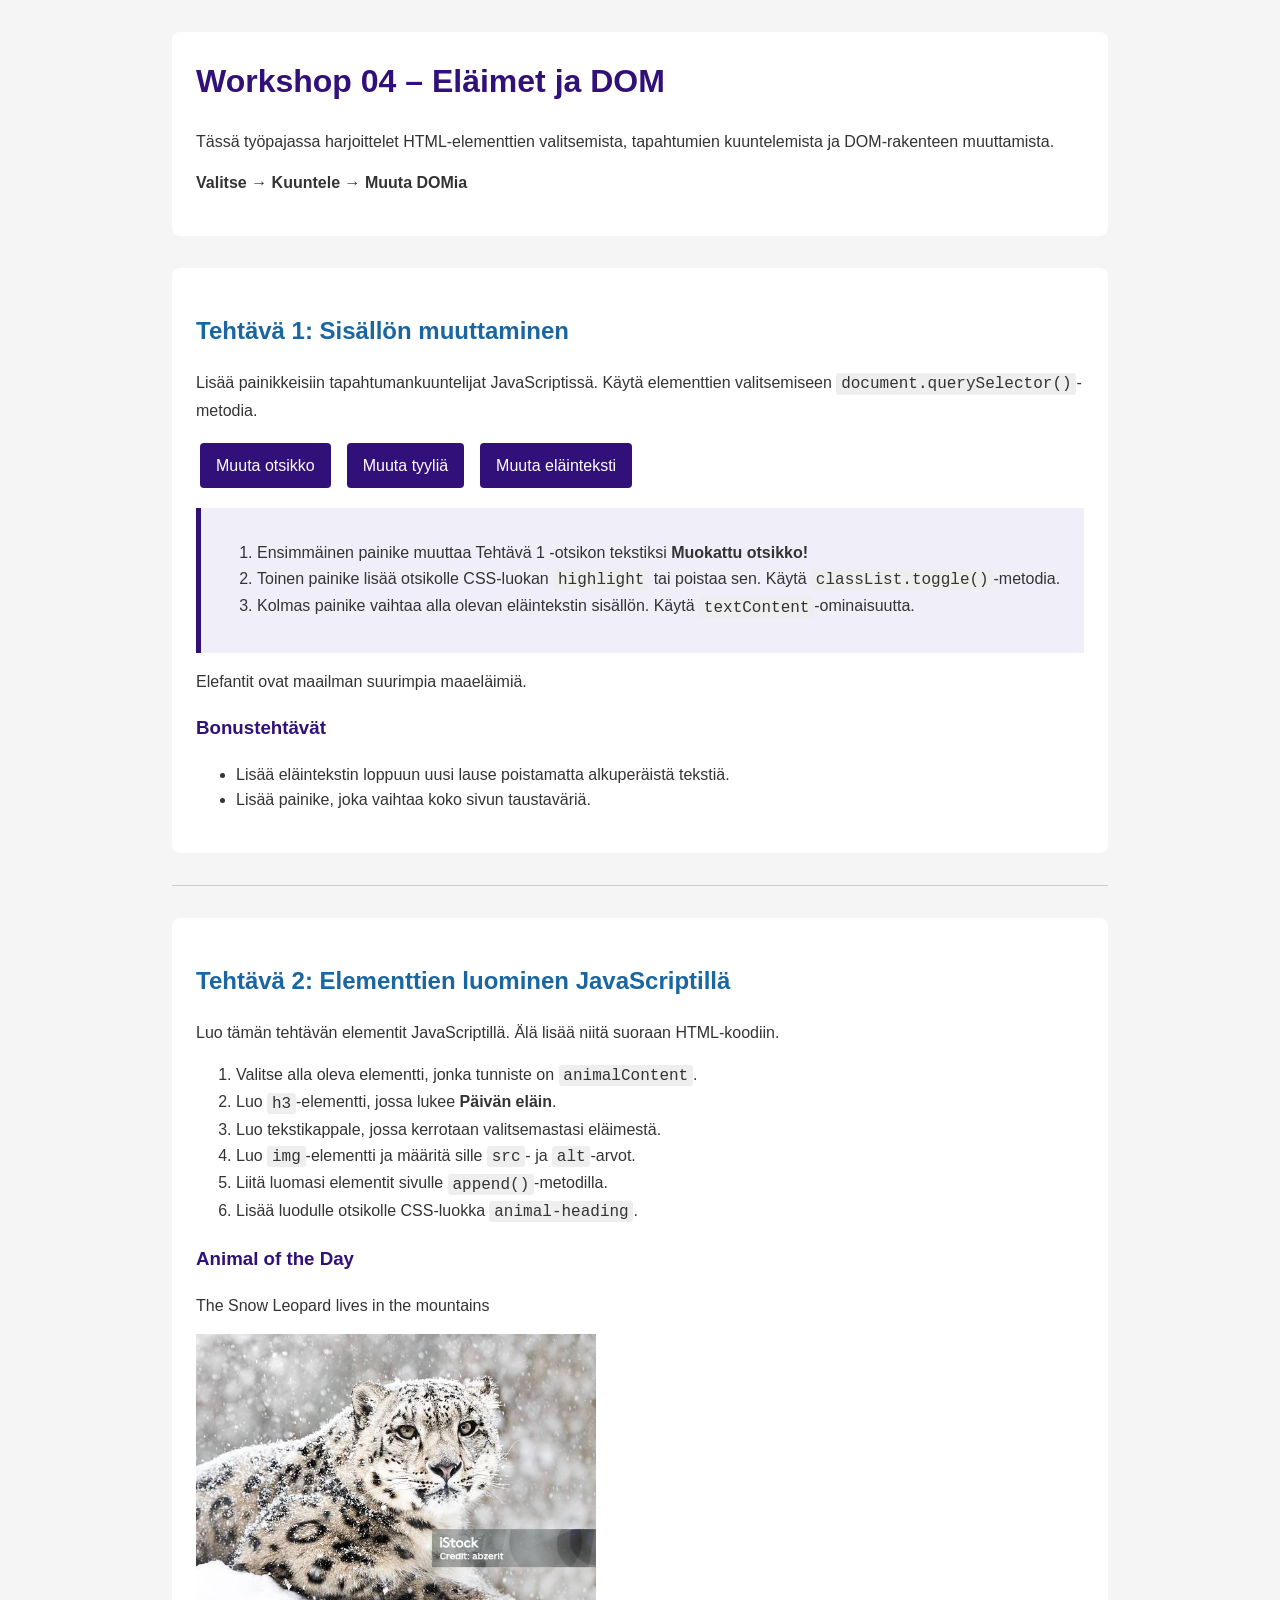
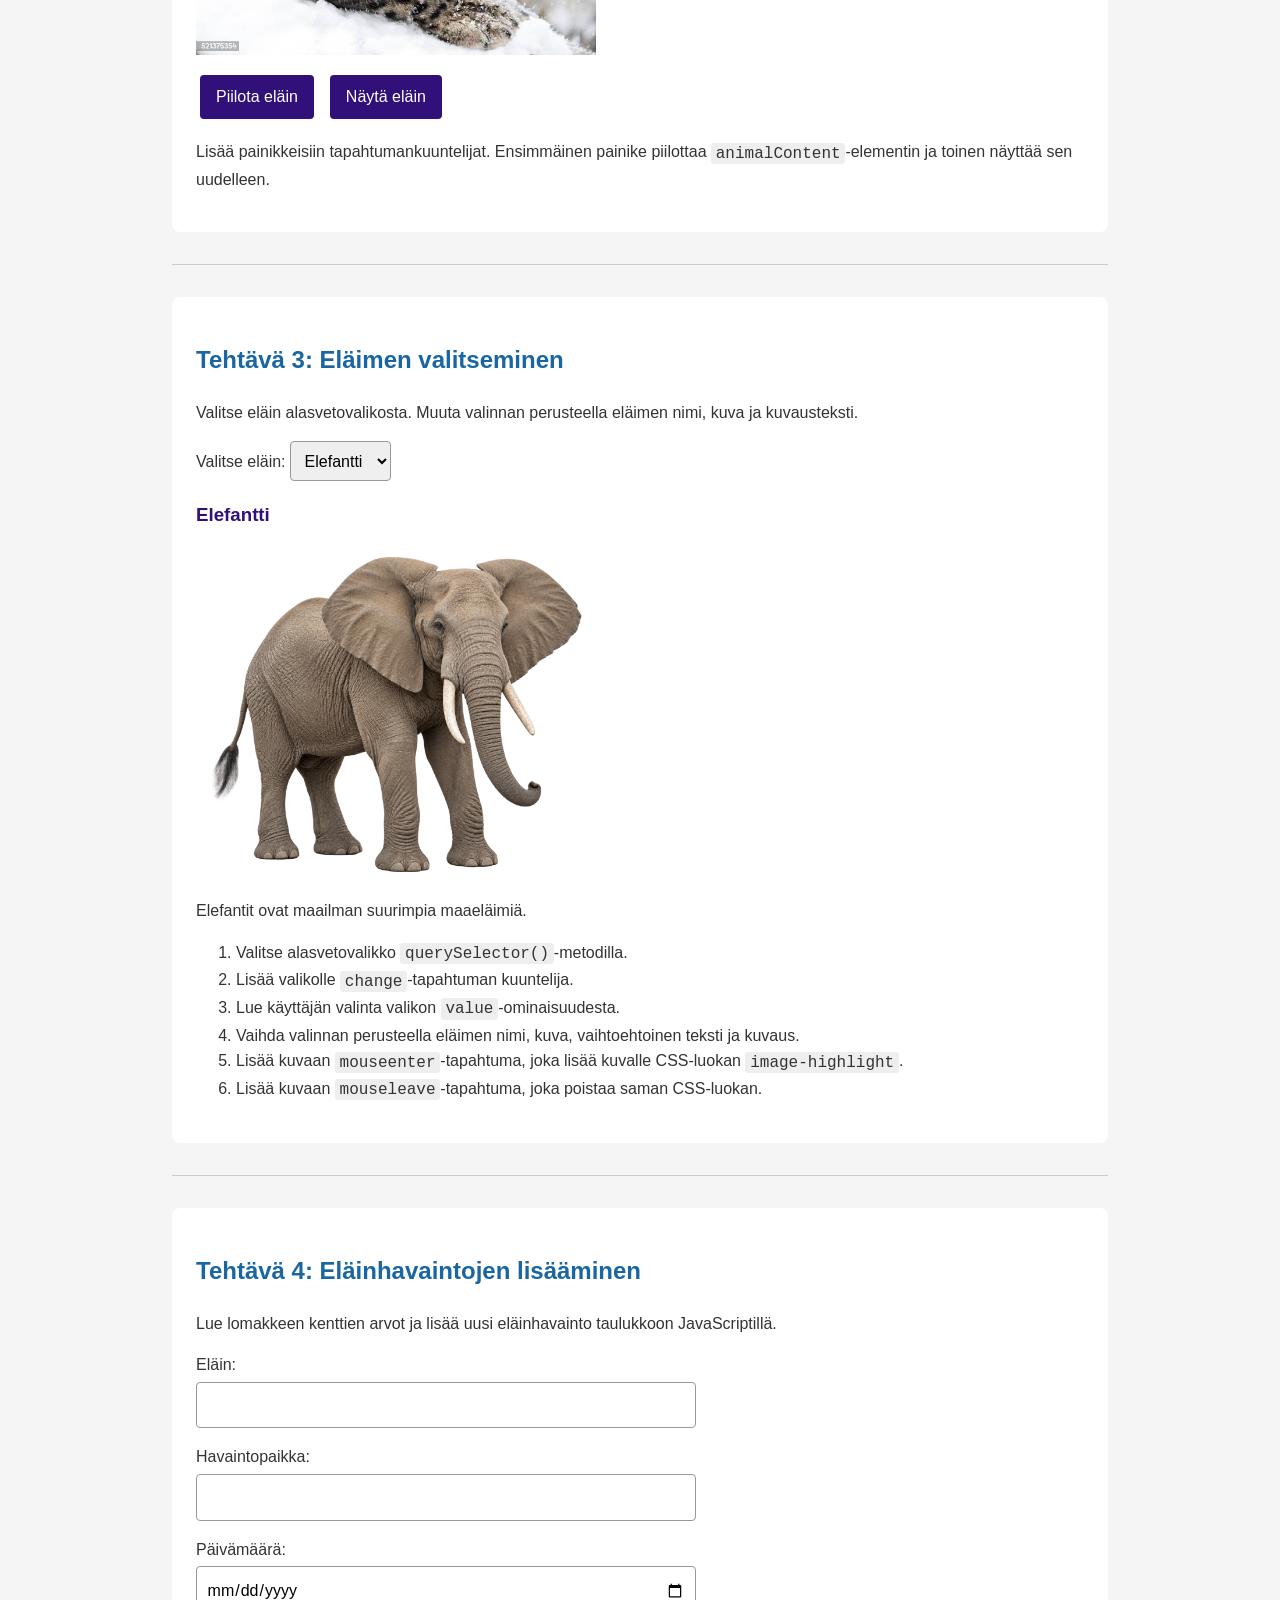
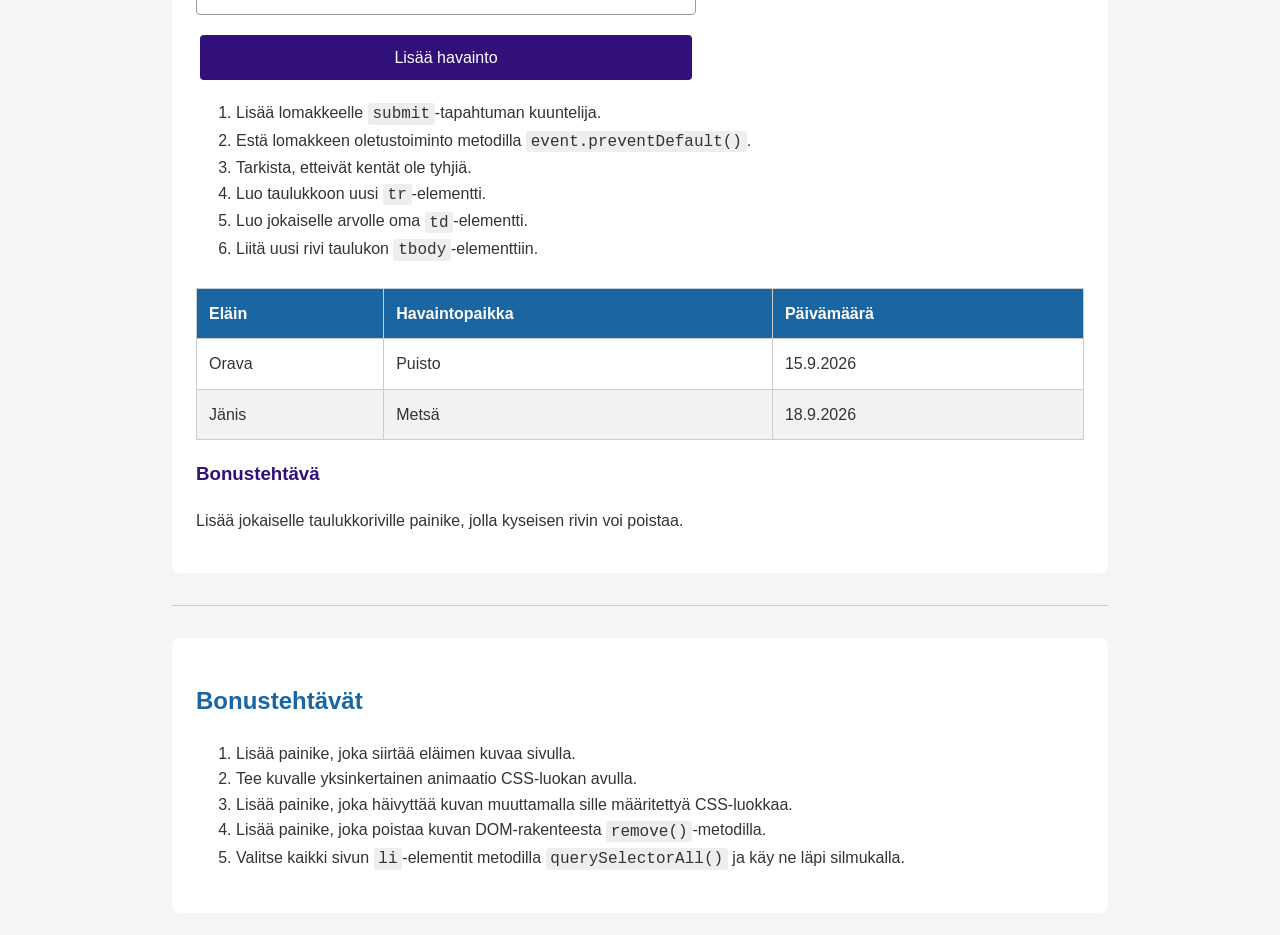
<file: WS04_DOM/workshop4.html>
<!DOCTYPE html>
<html lang="fi">

<head>
    <meta charset="UTF-8">
    <meta name="viewport" content="width=device-width, initial-scale=1.0">

    <title>Workshop 04 – DOM-skriptaus</title>

    <link rel="stylesheet" href="css/styles.css">
    <script src="js/script.js" defer></script>
</head>

<body>
    <header>
        <h1 id="mainHeading">Workshop 04 – Eläimet ja DOM</h1>

        <p>
            Tässä työpajassa harjoittelet HTML-elementtien valitsemista,
            tapahtumien kuuntelemista ja DOM-rakenteen muuttamista.
        </p>

        <p>
            <strong>Valitse → Kuuntele → Muuta DOMia</strong>
        </p>
    </header>

    <main>
        <!-- TEHTÄVÄ 1 -->
        <section>
            <h2 id="taskOneHeading">Tehtävä 1: Sisällön muuttaminen</h2>

            <p>
                Lisää painikkeisiin tapahtumankuuntelijat JavaScriptissä.
                Käytä elementtien valitsemiseen
                <code>document.querySelector()</code>-metodia.
            </p>

            <div class="buttons">
                <button id="changeHeadingButton">
                    Muuta otsikko
                </button>

                <button id="changeStyleButton">
                    Muuta tyyliä
                </button>

                <button id="changeTextButton">
                    Muuta eläinteksti
                </button>
            </div>

            <div class="instructions">
                <ol>
                    <li>
                        Ensimmäinen painike muuttaa Tehtävä 1 -otsikon tekstiksi
                        <strong>Muokattu otsikko!</strong>
                    </li>

                    <li>
                        Toinen painike lisää otsikolle CSS-luokan
                        <code>highlight</code> tai poistaa sen.
                        Käytä <code>classList.toggle()</code>-metodia.
                    </li>

                    <li>
                        Kolmas painike vaihtaa alla olevan eläintekstin sisällön.
                        Käytä <code>textContent</code>-ominaisuutta.
                    </li>
                </ol>
            </div>

            <p id="animalText">
                Elefantit ovat maailman suurimpia maaeläimiä.
            </p>

            <h3>Bonustehtävät</h3>

            <ul>
                <li>
                    Lisää eläintekstin loppuun uusi lause poistamatta
                    alkuperäistä tekstiä.
                </li>

                <li>
                    Lisää painike, joka vaihtaa koko sivun taustaväriä.
                </li>
            </ul>
        </section>

        <hr>

        <!-- TEHTÄVÄ 2 -->
        <section>
            <h2>Tehtävä 2: Elementtien luominen JavaScriptillä</h2>

            <p>
                Luo tämän tehtävän elementit JavaScriptillä. Älä lisää niitä
                suoraan HTML-koodiin.
            </p>

            <ol>
                <li>
                    Valitse alla oleva elementti, jonka tunniste on
                    <code>animalContent</code>.
                </li>

                <li>
                    Luo <code>h3</code>-elementti, jossa lukee
                    <strong>Päivän eläin</strong>.
                </li>

                <li>
                    Luo tekstikappale, jossa kerrotaan valitsemastasi eläimestä.
                </li>

                <li>
                    Luo <code>img</code>-elementti ja määritä sille
                    <code>src</code>- ja <code>alt</code>-arvot.
                </li>

                <li>
                    Liitä luomasi elementit sivulle
                    <code>append()</code>-metodilla.
                </li>

                <li>
                    Lisää luodulle otsikolle CSS-luokka
                    <code>animal-heading</code>.
                </li>
            </ol>

            <div id="animalContent"></div>

            <div class="buttons">
                <button id="hideAnimalButton">
                    Piilota eläin
                </button>

                <button id="showAnimalButton">
                    Näytä eläin
                </button>
            </div>

            <p>
                Lisää painikkeisiin tapahtumankuuntelijat. Ensimmäinen painike
                piilottaa <code>animalContent</code>-elementin ja toinen näyttää
                sen uudelleen.
            </p>
        </section>

        <hr>

        <!-- TEHTÄVÄ 3 -->
        <section>
            <h2>Tehtävä 3: Eläimen valitseminen</h2>

            <p>
                Valitse eläin alasvetovalikosta. Muuta valinnan perusteella
                eläimen nimi, kuva ja kuvausteksti.
            </p>

            <label for="animalSelect">Valitse eläin:</label>

            <select id="animalSelect">
                <option value="elephant">Elefantti</option>
                <option value="tiger">Tiikeri</option>
                <option value="penguin">Pingviini</option>
                <option value="panda">Panda</option>
            </select>

            <article id="selectedAnimal">
                <h3 id="animalName">Elefantti</h3>

                <img
                    id="animalImage"
                    src="images/elephant.png"
                    alt="Elefantti"
                >

                <p id="animalDescription">
                    Elefantit ovat maailman suurimpia maaeläimiä.
                </p>
            </article>

            <ol>
                <li>
                    Valitse alasvetovalikko
                    <code>querySelector()</code>-metodilla.
                </li>

                <li>
                    Lisää valikolle <code>change</code>-tapahtuman kuuntelija.
                </li>

                <li>
                    Lue käyttäjän valinta valikon
                    <code>value</code>-ominaisuudesta.
                </li>

                <li>
                    Vaihda valinnan perusteella eläimen nimi, kuva,
                    vaihtoehtoinen teksti ja kuvaus.
                </li>

                <li>
                    Lisää kuvaan <code>mouseenter</code>-tapahtuma, joka lisää
                    kuvalle CSS-luokan <code>image-highlight</code>.
                </li>

                <li>
                    Lisää kuvaan <code>mouseleave</code>-tapahtuma, joka poistaa
                    saman CSS-luokan.
                </li>
            </ol>
        </section>

        <hr>

        <!-- TEHTÄVÄ 4 -->
        <section>
            <h2>Tehtävä 4: Eläinhavaintojen lisääminen</h2>

            <p>
                Lue lomakkeen kenttien arvot ja lisää uusi eläinhavainto
                taulukkoon JavaScriptillä.
            </p>

            <form id="animalForm">
                <div>
                    <label for="observationAnimal">Eläin:</label>

                    <input
                        type="text"
                        id="observationAnimal"
                        name="observationAnimal"
                    >
                </div>

                <div>
                    <label for="observationLocation">Havaintopaikka:</label>

                    <input
                        type="text"
                        id="observationLocation"
                        name="observationLocation"
                    >
                </div>

                <div>
                    <label for="observationDate">Päivämäärä:</label>

                    <input
                        type="date"
                        id="observationDate"
                        name="observationDate"
                    >
                </div>

                <button type="submit">
                    Lisää havainto
                </button>
            </form>

            <ol>
                <li>
                    Lisää lomakkeelle <code>submit</code>-tapahtuman kuuntelija.
                </li>

                <li>
                    Estä lomakkeen oletustoiminto metodilla
                    <code>event.preventDefault()</code>.
                </li>

                <li>
                    Tarkista, etteivät kentät ole tyhjiä.
                </li>

                <li>
                    Luo taulukkoon uusi <code>tr</code>-elementti.
                </li>

                <li>
                    Luo jokaiselle arvolle oma <code>td</code>-elementti.
                </li>

                <li>
                    Liitä uusi rivi taulukon <code>tbody</code>-elementtiin.
                </li>
            </ol>

            <table id="observationTable">
                <thead>
                    <tr>
                        <th>Eläin</th>
                        <th>Havaintopaikka</th>
                        <th>Päivämäärä</th>
                    </tr>
                </thead>

                <tbody id="observationTableBody">
                    <tr>
                        <td>Orava</td>
                        <td>Puisto</td>
                        <td>15.9.2026</td>
                    </tr>

                    <tr>
                        <td>Jänis</td>
                        <td>Metsä</td>
                        <td>18.9.2026</td>
                    </tr>
                </tbody>
            </table>

            <h3>Bonustehtävä</h3>

            <p>
                Lisää jokaiselle taulukkoriville painike, jolla kyseisen rivin
                voi poistaa.
            </p>
        </section>

        <hr>

        <!-- BONUSTEHTÄVÄT -->
        <section>
            <h2>Bonustehtävät</h2>

            <ol>
                <li>
                    Lisää painike, joka siirtää eläimen kuvaa sivulla.
                </li>

                <li>
                    Tee kuvalle yksinkertainen animaatio CSS-luokan avulla.
                </li>

                <li>
                    Lisää painike, joka häivyttää kuvan muuttamalla sille
                    määritettyä CSS-luokkaa.
                </li>

                <li>
                    Lisää painike, joka poistaa kuvan DOM-rakenteesta
                    <code>remove()</code>-metodilla.
                </li>

                <li>
                    Valitse kaikki sivun <code>li</code>-elementit metodilla
                    <code>querySelectorAll()</code> ja käy ne läpi silmukalla.
                </li>
            </ol>
        </section>
    </main>
</body>

</html>
</file>
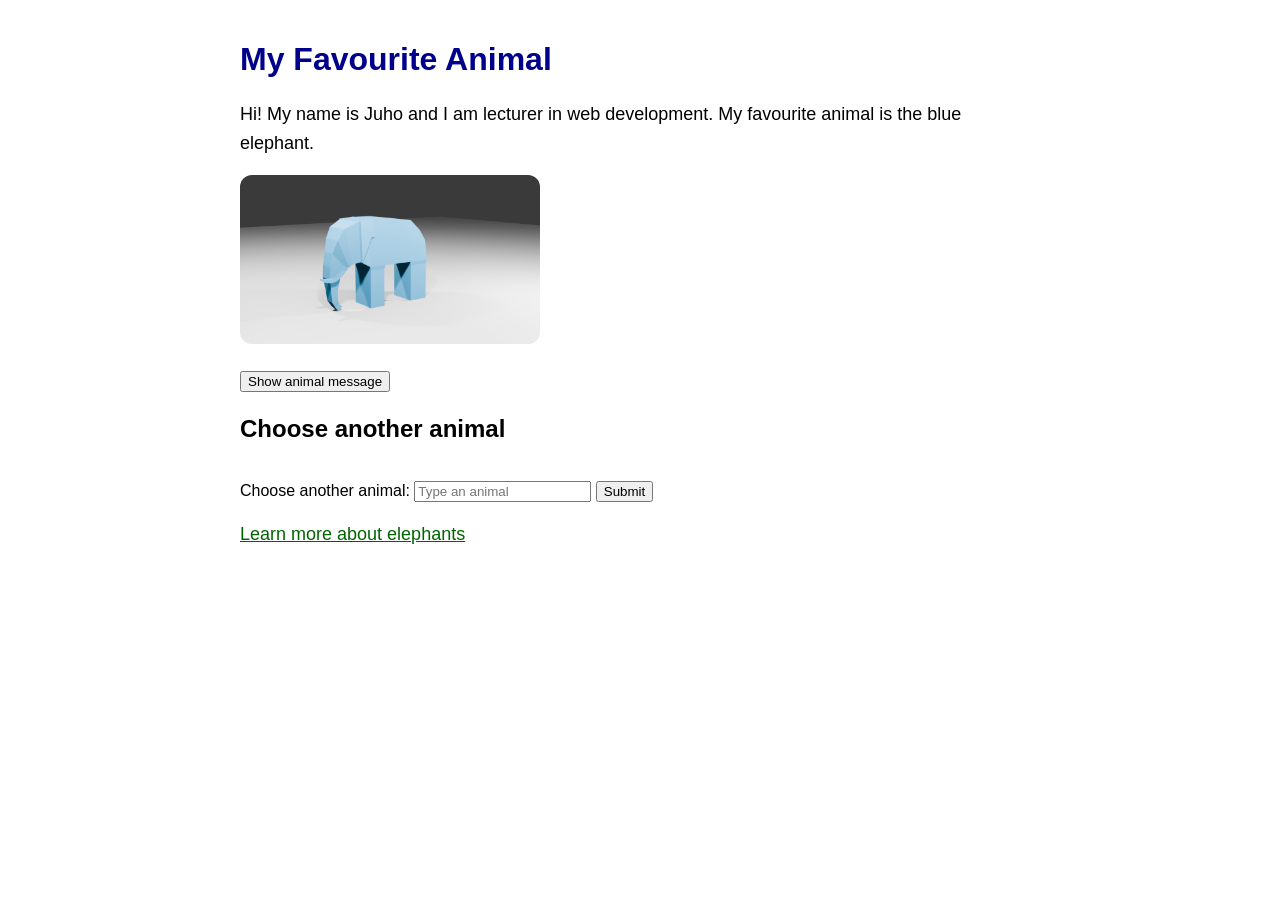
<file: WS03_JS_events/demot/demo1.html>
<!DOCTYPE html>
<html lang="en">
<head>
    <meta charset="UTF-8">
    <meta name="viewport" content="width=device-width, initial-scale=1.0">
    <title>My Favourite Animal</title>


    <!-- defer tells the browser to wait until the HTML has been parsed before running the JavaScript. -->
    <script src="kuuntelijat.js" defer></script>


    <link rel="stylesheet" href="styles2.css">
</head>
<body>

    <!-- 2.HTML defines the page. The browser creates the DOM, and JavaScript can use the DOM to read and change the page. -->
    <h1 id="animalTitle">My Favourite Animal</h1>

    <p>
        Hi! My name is Juho and I am lecturer in web development.
        My favourite animal is the blue elephant.
    </p>

   <img src="../img/elefant_blend.png" alt="A blue elephant" width="300">

   <!-- 1.When the user clicks a button, show a message about the elephant. -->

    <p><button id="animalButton">Show animal message</button></p>

    <!-- 4.The input event happens every time the value changes.. -->

    <h2>Choose another animal</h2>

    <!--<input id="animalInput" type="text" placeholder="Type an animal">  -->

    <br />

    <!-- 5. Then a small form -->

<form id="animalForm">
    <label for="animalInput">Choose another animal:</label>
    <input id="animalInput" type="text" placeholder="Type an animal">
    <button type="submit">Submit</button>
</form>

<div id="animalTable" hidden>
    <p>Elefantit ovat maailman suurimpia maaeläimiä.</p>
</div>

<p id="animalOutput"></p>

<p id="animalOutput"></p>   
        

    <p>
        <a href="https://en.wikipedia.org/wiki/Elephant" target="_blank">
            Learn more about elephants
        </a>
    </p>

</body>
</html>
</file>
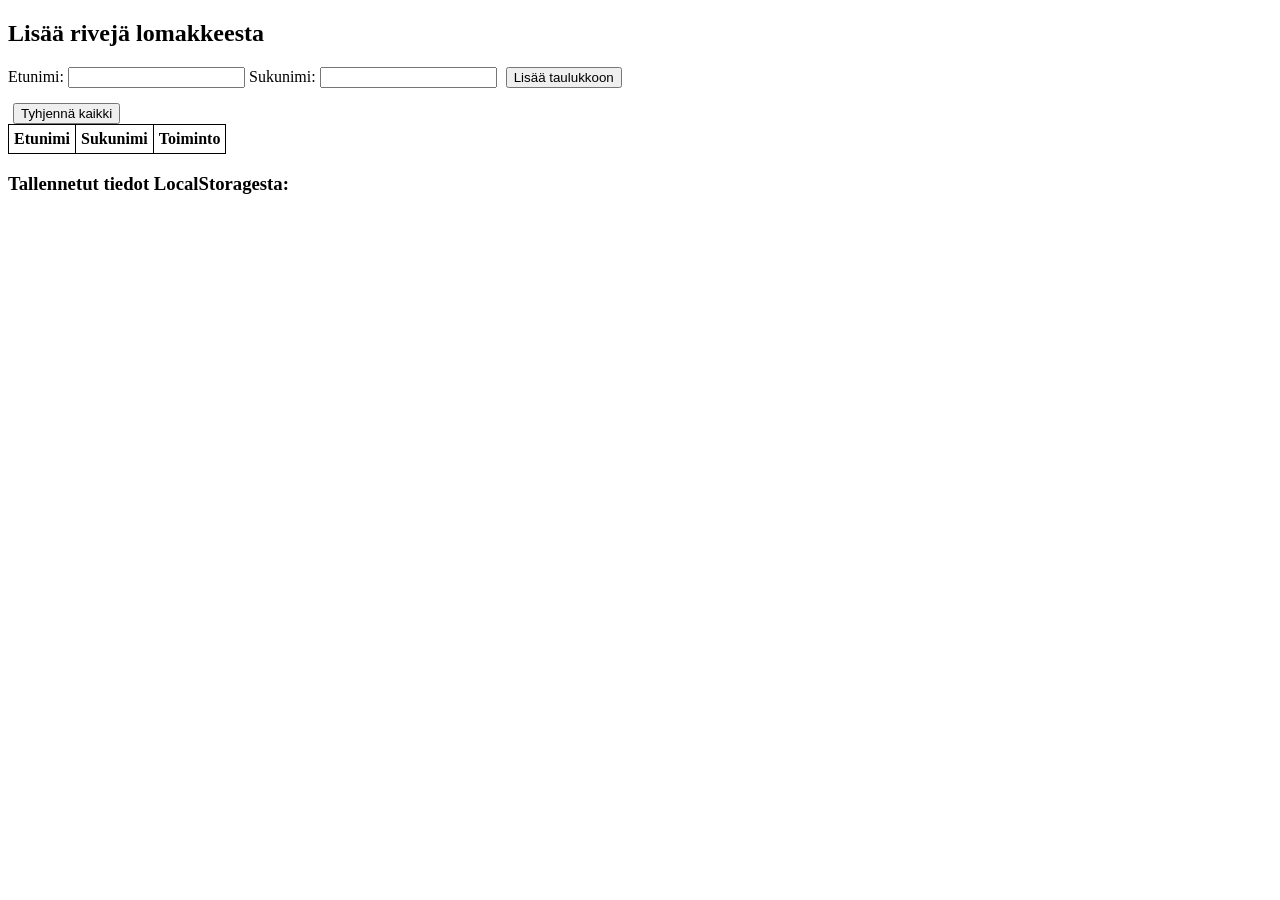
<file: WS04_DOM/demoja/lomake-taulu.html>
<!DOCTYPE html>
<html lang="fi">

<head>
    <meta charset="UTF-8">
    <title>Lomake + LocalStorage</title>
    <style>
        table,
        th,
        td {
            border: 1px solid black;
            border-collapse: collapse;
            padding: 5px;
        }

        form {
            margin-bottom: 15px;
        }

        button {
            margin-left: 5px;
        }
    </style>
</head>

<body>
    <h2>Lisää rivejä lomakkeesta</h2>

    <!-- Lomake nimien lisäämiseen -->
    <form id="lomake">
        Etunimi: <input type="text" id="etunimi" required>
        Sukunimi: <input type="text" id="sukunimi" required>
        <button type="submit">Lisää taulukkoon</button>
    </form>

    <!-- Nappi kaikkien tietojen tyhjentämiseen -->
    <button id="tyhjenna">Tyhjennä kaikki</button>

    <!-- Taulukko nimien näyttämiseen -->
    <table id="taulukko">
        <tr>
            <th>Etunimi</th>
            <th>Sukunimi</th>
            <th>Toiminto</th>
        </tr>
    </table>

    <!-- Lista tallennetuista nimistä LocalStoragesta -->
    <h3>Tallennetut tiedot LocalStoragesta:</h3>
    <ul id="tallennetut"></ul>

    <script>
        // Haetaan DOM-elementit
        const lomake = document.getElementById("lomake");
        const taulukko = document.getElementById("taulukko");
        const tallennetut = document.getElementById("tallennetut");
        const tyhjennaBtn = document.getElementById("tyhjenna");

        // --- Hakee LocalStoragesta tallennetut henkilöt ---
        function haeTallennetut() {
            const data = localStorage.getItem("henkilot");
            // Jos ei ole dataa, palautetaan tyhjä taulukko
            return data ? JSON.parse(data) : [];
        }

        // --- Tallentaa henkilöt LocalStorageen ---
        function tallenna(henkilot) {
            localStorage.setItem("henkilot", JSON.stringify(henkilot));
        }

        // --- Näyttää tallennetut henkilöt listana ---
        function naytaTallennetut() {
            tallennetut.innerHTML = ""; // Tyhjennetään lista ennen uudelleenluontia
            const henkilot = haeTallennetut();
            for (let i = 0; i < henkilot.length; i++) {
                const li = document.createElement("li");
                li.textContent = henkilot[i].etunimi + " " + henkilot[i].sukunimi;
                tallennetut.appendChild(li);
            }
        }

        // --- Lisää rivi taulukkoon ---
        function lisaaTaulukkoon(etunimi, sukunimi) {
            const uusiRivi = taulukko.insertRow(-1); // Lisää rivin taulukon loppuun
            const solu1 = uusiRivi.insertCell(0);
            const solu2 = uusiRivi.insertCell(1);
            const solu3 = uusiRivi.insertCell(2);

            solu1.textContent = etunimi;
            solu2.textContent = sukunimi;

            // Poistonappi, joka poistaa rivin ja päivittää LocalStoragen
            solu3.innerHTML = '<button onclick="poistaRivi(this)">Poista</button>';
        }

        // --- Poistaa rivin taulukosta ja LocalStoragesta ---
        function poistaRivi(painike) {
            const rivi = painike.parentNode.parentNode; // Saadaan taulukon rivi
            const index = rivi.rowIndex - 1; // -1 koska otsikkorivi
            const henkilot = haeTallennetut();

            henkilot.splice(index, 1); // Poistetaan henkilö taulukosta
            tallenna(henkilot);        // Päivitetään LocalStorage

            taulukko.deleteRow(rivi.rowIndex); // Poistetaan HTML-taulukosta
            naytaTallennetut();                // Päivitetään lista
        }

        // --- Lomakkeen lähetys ---
        lomake.addEventListener("submit", function (e) {
            e.preventDefault(); // Estetään lomakkeen oletustapahtuma (sivun lataus)

            const etunimi = document.getElementById("etunimi").value;
            const sukunimi = document.getElementById("sukunimi").value;

            const henkilot = haeTallennetut();
            henkilot.push({ etunimi, sukunimi }); // Lisätään uusi henkilö
            tallenna(henkilot);

            lisaaTaulukkoon(etunimi, sukunimi);
            naytaTallennetut();

            lomake.reset(); // Tyhjennetään lomake
        });

        // --- Tyhjennysnapin toiminto ---
        tyhjennaBtn.addEventListener("click", function () {
            localStorage.removeItem("henkilot"); // Poistetaan tallennettu data

            // Tyhjennetään taulukko, mutta jätetään otsikkorivi
            for (let i = taulukko.rows.length - 1; i > 0; i--) {
                taulukko.deleteRow(i);
            }

            // Tyhjennetään lista
            while (tallennetut.firstChild) {
                tallennetut.removeChild(tallennetut.firstChild);
            }
        });

        // --- Kun sivu ladataan, näytetään tallennetut tiedot ---
        window.onload = function () {
            const henkilot = haeTallennetut();
            for (let i = 0; i < henkilot.length; i++) {
                lisaaTaulukkoon(henkilot[i].etunimi, henkilot[i].sukunimi);
            }
            naytaTallennetut();
        };
    </script>
</body>

</html>
</file>
<file: Workshop1/styles.css>
/* Style the whole page */

body {
    /* Set the font for the page */
    font-family: arial, sans-serif;

    max-width: 800px;

    /* Set the background color */
    background-color: #f0f0f0;

    /* Add some padding around the content */
    padding: 50px;

    margin: 0 auto;
}

/* Style the main heading */

h1 {
    color: #2745a7;
    font-size: 36px;
    text-align: center;
    margin-bottom: 20px;    
}   

    /* Change the text color */


/* Style all paragraphs */
p {
    color: #333333; 
    font-size: 18px;
    line-height: 1.6;
}

    /* Set the text size */


    /* Add space between lines of text */


/* Style all images */

img {
    margin: auto;

    max-width: 100%;
    width: 200px;
    border-radius: 10px;
}
    /* Prevent images from becoming wider than their container */


    /* Round the corners of images */

/* Style all links */

    /* Change the link color */

a {
    color: #2745a7;
    text-decoration: none;
}

a:hover {
    text-decoration: underline;
}

/* Style links when the mouse is over them */

    /* Remove the underline */
</file>
<file: WS03_JS_events/css/styles.css>
body {
  font-family: "Trebuchet MS", Helvetica, sans-serif;
  color: #333333;
  margin: 20px;
}
.ws3 {
  max-width: 1080px;
  margin: 0 auto;
  padding: 0 28px 40px;
  box-sizing: border-box;
  background: #f7f4ec;
  color: #3f4034;
  line-height: 1.6;
}
h1:before {
  content: "Dynamic Web Applications with JavaScript";
  display: block;
  font-size: 60%;
  font-style: italic;
}
.ws3 h1 {
  margin-bottom: 12px;
  color: #315c4c;
  font-size: 2em;
  font-weight: 600;
}
.ws3 h1::before {
  margin-bottom: 6px;
  color: #a66a2c;
  font-size: 45%;
  font-weight: 400;
  letter-spacing: 0.04em;
}
.ws3 h2 {
  color: #315c4c;
}
.ws3 hr {
  border: 0;
  border-top: 2px solid #c9954a;
}
.red-box {
  background: red;
  width: 50px;
  height: 50px;
}
.no-border {
  border: 0;
  height: auto;
  padding: 0;
  margin: 0;
}
.red,
.error,
.error textarea,
.error input {
  border-color: red;
  color: red;
}
div.border {
  border: 1px solid black;
  padding: 5px;
  float: left;
}
.clear {
  clear: both;
}
.ws3 div,
.ws4.div {
  width: 200px;
  height: 100px;
  border: 1px solid black;
}
.ws3 #tableContainer,
.ws3 #preview {
  width: auto;
  height: auto;
}
.ws3 table.display {
  width: 100%;
  max-width: 760px;
  margin: 16px 0;
}
.ws3 pre {
  max-width: 100%;
  overflow-x: auto;
  white-space: pre-wrap;
  overflow-wrap: anywhere;
}
.ws3 table,
.ws3 tr,
.ws3 td {
  margin: 10px;
  padding: 10px;
}
.ws3 table,
.ws3 tr,
.ws3 td,
.ws3 th,
.ws5 table,
ws5.tr,
ws5.td {
  border: 1px solid gray;
  width: 50%;
  border-collapse: collapse;
  padding: 5px;
}
table.display {
  width: 80%;
}
.ws4 img {
  position: relative;
  left: 0px;
}
.ws5 div {
  width: 200px;
  margin: 20px;
  padding: 20px;
  border: 1px solid black;
}
.ws5 span {
  display: none;
}
.ws5 .error span {
  display: block;
}
.ws6 div {
  margin-bottom: 10px;
}
.ws6 table,
.ws6 tr,
.ws6 td,
.ws7 table,
.ws7 tr,
.ws7 td {
  border: 1px solid gray;
  width: 50%;
}
.ws7 div {
  min-width: 200px;
  width: auto;
  min-height: 200px;
  height: auto;
  border: 1px solid black;
}
.ws8 table {
  border-collapse: collapse;
  width: 700px;
  border: 1px solid black;
}
.ws8 th,
.ws8 td {
  padding: 4px;
  font-family: Verdana;
  font-size: 12px;
}
.ws8 tr:nth-child(even) {
  background-color: #f2f2f2;
}
.ws8 th,
.ws8 td {
  border: 1px solid #ddd;
}
.ws8 td {
  height: 40px;
  text-align: center;
  vertical-align: middle;
}
.ws8 img {
  width: 100px;
}
#jsondata,
#rawdata,
#weatherdata {
  border: 1px solid black;
  padding: 10px;
}
.ws9 div {
  width: 200px;
  height: 100px;
  border: 1px solid black;
}
#ajax {
  width: 80%;
  height: 500px;
  border: 1px solid black;
  overflow: auto;
  padding: 20px;
}
.ws-9 #main-content {
  width: 100%;
  height: auto;
  border: 0;
}
</file>
<file: WS04_DOM/css/styles.css>
* {
    box-sizing: border-box;
}

body {
    max-width: 1000px;
    margin: 0 auto;
    padding: 2rem;

    font-family: "Trebuchet MS", Helvetica, sans-serif;
    line-height: 1.6;
    color: #333333;
    background-color: #f5f5f5;
}

header,
section {
    margin-bottom: 2rem;
    padding: 1.5rem;

    background-color: white;
    border-radius: 8px;
}

h1 {
    margin-top: 0;
    color: #31107a;
}

h2 {
    color: #1966a2;
}

h3 {
    color: #31107a;
}

hr {
    margin: 2rem 0;
    border: 0;
    border-top: 1px solid #cccccc;
}

button {
    margin: 0.25rem;
    padding: 0.6rem 1rem;

    font: inherit;
    color: white;
    background-color: #31107a;

    border: 0;
    border-radius: 4px;
    cursor: pointer;
}

button:hover {
    background-color: #5631a5;
}

button:focus-visible,
input:focus-visible,
select:focus-visible {
    outline: 3px solid #28a78e;
    outline-offset: 2px;
}

.buttons {
    display: flex;
    flex-wrap: wrap;
    gap: 0.5rem;
    margin: 1rem 0;
}

.instructions {
    padding: 1rem;
    background-color: #f0eef8;
    border-left: 5px solid #31107a;
}

code {
    padding: 0.1rem 0.3rem;
    font-family: Consolas, monospace;
    background-color: #eeeeee;
    border-radius: 3px;
}

.highlight {
    padding: 1rem;
    color: white;
    background-color: #31107a;
}

.animal-heading {
    color: #31107a;
    font-family: Arial, sans-serif;
}

.image-highlight {
    border: 6px solid #31107a;
}

#animalImage,
#animalContent img {
    display: block;
    width: 400px;
    max-width: 100%;
    height: auto;
    margin: 1rem 0;
}

form {
    display: grid;
    gap: 1rem;
    max-width: 500px;
    margin: 1rem 0;
}

form div {
    display: grid;
    gap: 0.25rem;
}

input,
select {
    padding: 0.6rem;
    font: inherit;
    border: 1px solid #999999;
    border-radius: 4px;
}

table {
    width: 100%;
    margin-top: 1.5rem;
    border-collapse: collapse;
}

th,
td {
    padding: 0.75rem;
    text-align: left;
    border: 1px solid #cccccc;
}

th {
    color: white;
    background-color: #1966a2;
}

tbody tr:nth-child(even) {
    background-color: #f2f2f2;
}

@media (max-width: 600px) {
    body {
        padding: 1rem;
    }

    header,
    section {
        padding: 1rem;
    }

    .buttons {
        flex-direction: column;
    }

    button {
        width: 100%;
    }
}
</file>
<file: WS03_JS_events/demot/styles2.css>
/* Style the whole page */
body {
    /* Set the font */
    font-family: Arial, sans-serif;

    /* Limit the maximum width of the content */
    max-width: 800px;

    /* Center the page horizontally */
    margin: 0 auto;

    /* Add space inside the page */
    padding: 20px;
}

/* Style the main heading */
h1 {
    /* Change the text color */
    color: darkblue;
}

/* Style all paragraphs */
p {
    /* Set the text size */
    font-size: 18px;

    /* Add space between lines of text */
    line-height: 1.6;
}

/* Style all images */
img {
    /* Prevent images from becoming wider than their container */
    max-width: 100%;

    /* Round the corners of images */
    border-radius: 12px;
}

/* Style all links */
a {
    /* Change the link color */
    color: darkgreen;
}

/* Style links when the mouse is over them */
a:hover {
    /* Remove the underline */
    text-decoration: none;
}
</file>
